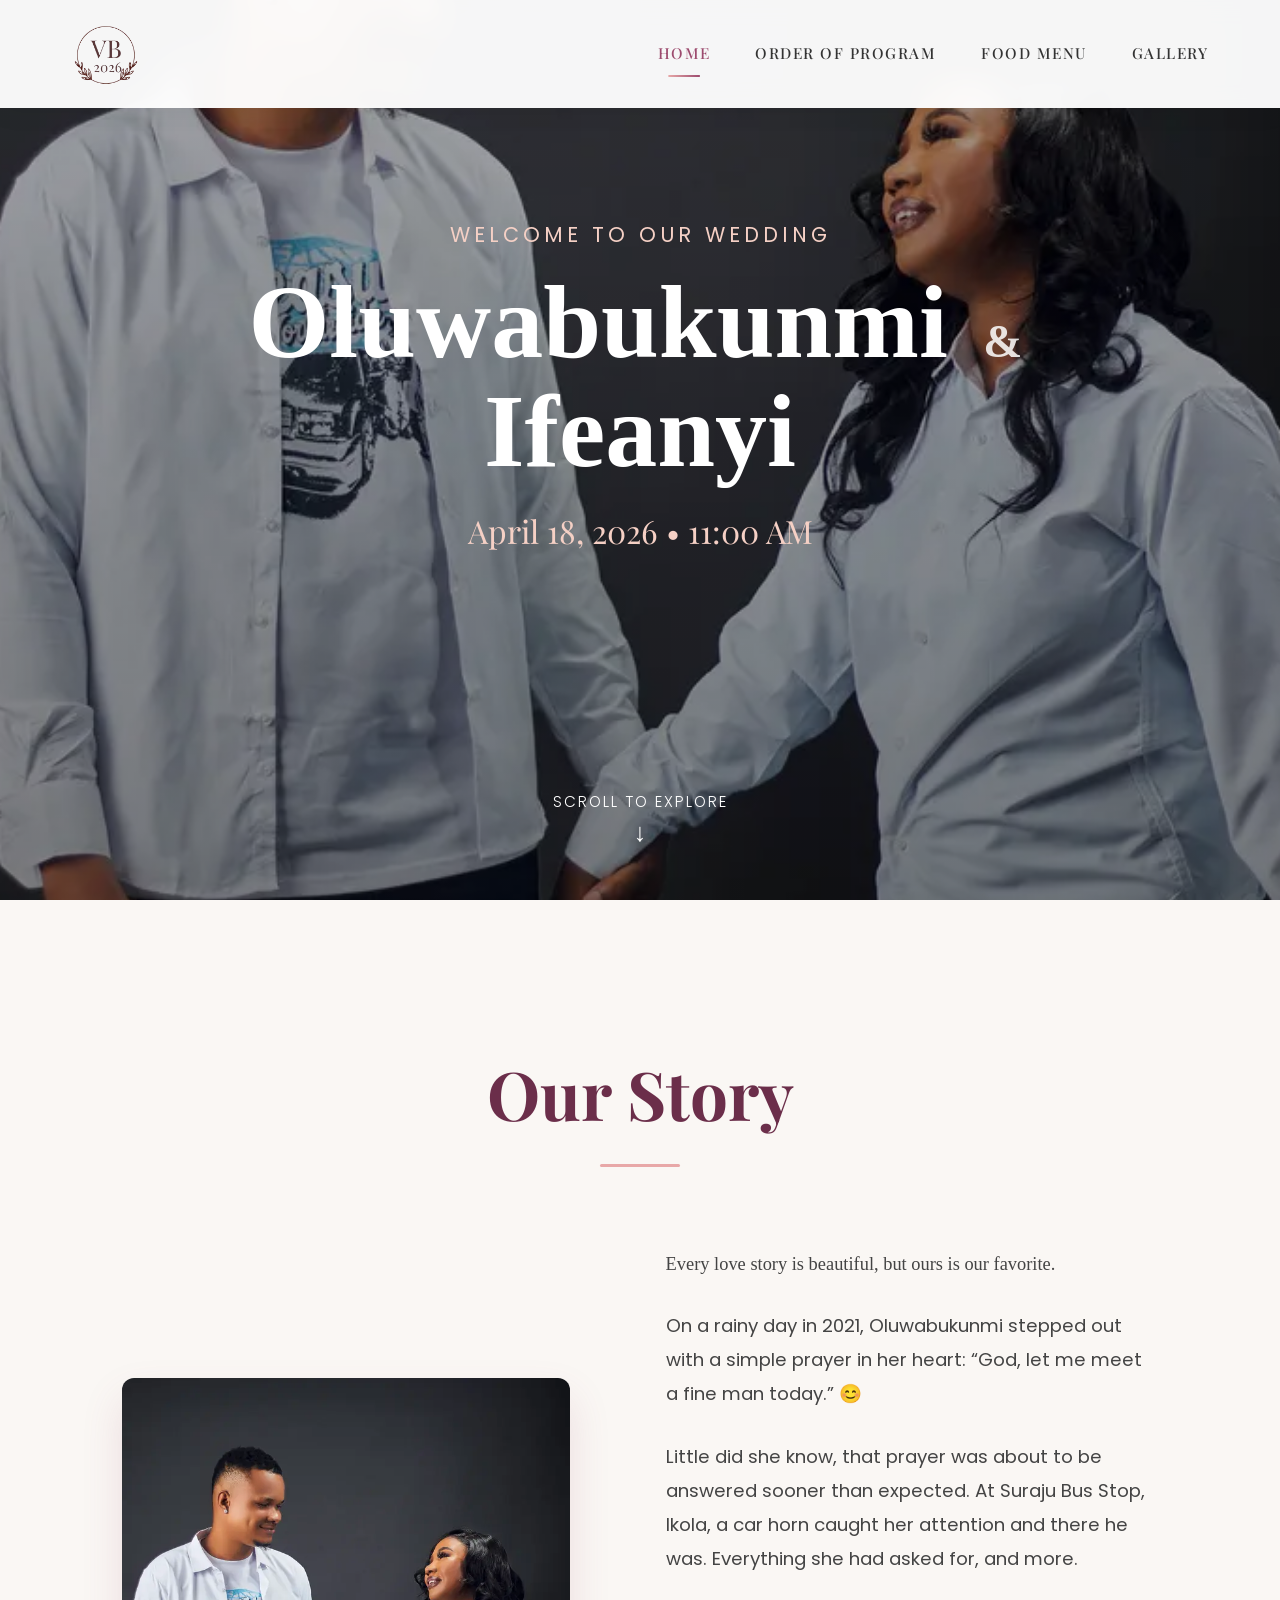
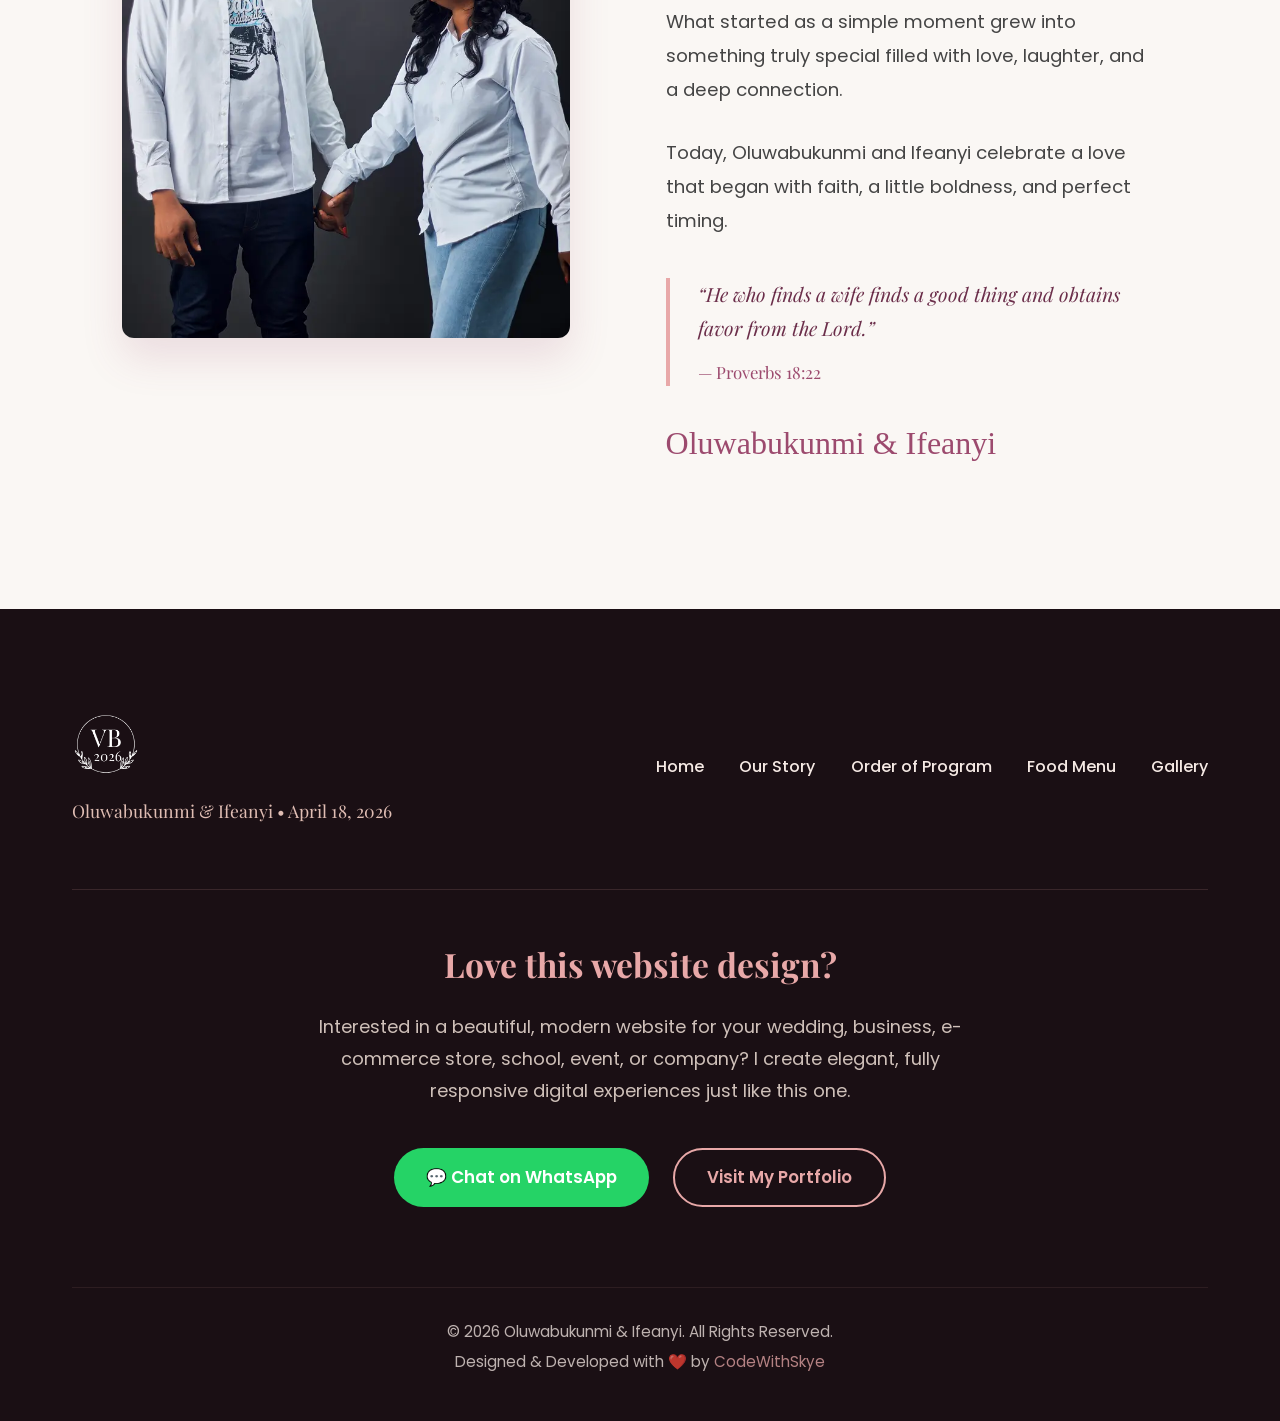
<file: index.html>
<!DOCTYPE html>
<html lang="en">
<head>
    <meta charset="UTF-8">
    <meta name="viewport" content="width=device-width, initial-scale=1.0">
    <title>Oluwabukunmi & Ifeanyi | Wedding Celebration</title>

    <link href="https://fonts.googleapis.com/css2?family=Playfair+Display:wght@400;500;600&family=Poppins:wght@300;400;500&display=swap" rel="stylesheet">
    <link href="https://unpkg.com/aos@2.3.1/dist/aos.css" rel="stylesheet">
    <link href="https://fonts.googleapis.com/css2?family=Cormorant+Garamond:wght@400;500;600&display=swap" rel="stylesheet">

    <link rel="stylesheet" href="style.css">

    <link rel="apple-touch-icon" sizes="180x180" href="vb2026/apple-touch-icon.png">
    <link rel="icon" type="image/png" sizes="32x32" href="vb2026/favicon-32x32.png">
    <link rel="icon" type="image/png" sizes="16x16" href="vb2026/favicon-16x16.png">
    <link rel="manifest" href="vb2026/site.webmanifest">
</head>
<body>

<!-- HEADER -->
<header>
  <div class="nav-container">

      <img src="images/vb2026.webp" 
          alt="Oluwabukunmi & Ifeanyi Wedding" 
          class="logo">

    <nav>
      <ul id="nav-menu">
        <li><a href="index.html">Home</a></li>
        <li><a href="order-of-program.html">Order of Program</a></li>
        <li><a href="food-menu.html">Food Menu</a></li>
        <li><a href="gallery.html">Gallery</a></li>
      </ul>
    </nav>

    <div class="menu-toggle" id="mobile-menu">☰</div>
  </div>
</header>

<!-- HERO SECTION -->
<section id="home" class="hero">

    <div class="hero-slides">
    <div class="slide active" style="background-image: url('images/wed3.webp');"></div>
    <div class="slide" style="background-image: url('images/wed1.webp');"></div>
    <div class="slide" style="background-image: url('images/wed4.webp');"></div>
    <div class="slide" style="background-image: url('images/wed2.webp');"></div>
  </div>

  <div class="hero-overlay"></div>

  <!-- Hero Content -->
  <div class="hero-content">
    <div class="content-wrapper">
      <p class="welcome" data-aos="fade-up" data-aos-delay="300">Welcome to Our Wedding</p>
      
      <h1 class="couple-names" data-aos="fade-up" data-aos-delay="600">
        Oluwabukunmi <span class="and">&amp;</span> Ifeanyi
      </h1>
      
      <div class="date" data-aos="fade-up" data-aos-delay="900">
        April 18, 2026 • 11:00 AM
      </div>

      <!-- Countdown / Live Status -->
      <div id="event-status" class="event-status">
        <div id="countdown" class="countdown">
          <div class="countdown-item">
            <span id="days" class="countdown-number">00</span>
            <span class="countdown-label">Days</span>
          </div>
          <div class="countdown-item">
            <span id="hours" class="countdown-number">00</span>
            <span class="countdown-label">Hours</span>
          </div>
          <div class="countdown-item">
            <span id="minutes" class="countdown-number">00</span>
            <span class="countdown-label">Minutes</span>
          </div>
          <div class="countdown-item">
            <span id="seconds" class="countdown-number">00</span>
            <span class="countdown-label">Seconds</span>
          </div>
        </div>
        
        <div id="status-message" class="status-message"></div>
      </div>
    </div>
  </div>

  <!-- Scroll Indicator -->
  <div class="scroll-indicator" data-aos="fade-up" data-aos-delay="1500">
    <span>Scroll to explore</span>
    <div class="scroll-arrow">↓</div>
  </div>
</section>


<!-- OUR STORY SECTION -->
<section id="our-story" class="our-story">
  <div class="container">
    
    <div class="section-header" data-aos="fade-up">
      <h2>Our Story</h2>
      <div class="divider"></div>
    </div>

    <div class="story-content">
      
      <!-- Story Image -->
      <div class="story-image" data-aos="fade-right" data-aos-delay="200">
        <img src="images/wed3.webp" alt="Oluwabukunmi & Ifeanyi">
      </div>

      <!-- Story Text -->
      <div class="story-text" data-aos="fade-left" data-aos-delay="400">
        <p class="story-intro">
          Every love story is beautiful, but ours is our favorite.
        </p>
        
        <p>
          On a rainy day in 2021, Oluwabukunmi stepped out with a simple prayer in her heart: 
          “God, let me meet a fine man today.” 😊
        </p>
        
        <p>
          Little did she know, that prayer was about to be answered sooner than expected.

          At Suraju Bus Stop, Ikola, a car horn caught her attention and there he was. Everything she had asked for, and more.
        </p>

        <p>
          What started as a simple moment grew into something truly special 
          filled with love, laughter, and a deep connection.
        </p>

        <p>
          Today, Oluwabukunmi and Ifeanyi celebrate a love that began with faith, 
          a little boldness, and perfect timing.
        </p>

        <blockquote class="bible-verse">
          “He who finds a wife finds a good thing and obtains favor from the Lord.” 
          <span>— Proverbs 18:22</span>
        </blockquote>

        <div class="signature">
          Oluwabukunmi &amp; Ifeanyi
        </div>
      </div>
    </div>
  </div>
</section>

<!-- FOOTER -->
<footer class="footer">
  <div class="footer-container">
    <div class="footer-top">
      <div class="footer-brand">
        <img src="images/vb20262.webp" 
             alt="Oluwabukunmi & Ifeanyi Wedding" 
             class="footer-logo">
        <p class="footer-tagline">Oluwabukunmi &amp; Ifeanyi • April 18, 2026</p>
      </div>

      <nav class="footer-nav">
        <a href="index.html">Home</a>
        <a href="#our-story">Our Story</a>
        <a href="order-of-program.html">Order of Program</a>
        <a href="food-menu.html">Food Menu</a>
        <a href="gallery.html">Gallery</a>
      </nav>
    </div>

    <!-- Divider -->
    <div class="footer-divider"></div>

    <div class="footer-promotion">
      <div class="promotion-content">
        <h3>Love this website design?</h3>
        <p>
          Interested in a beautiful, modern website for your wedding, business, 
          e-commerce store, school, event, or company? 
          I create elegant, fully responsive digital experiences just like this one.
        </p>
        
        <div class="contact-actions">
          <a href="https://wa.me/2347016794490" target="_blank" class="btn-whatsapp">
            💬 Chat on WhatsApp
          </a>
          <a href="https://codewithskye.github.io" target="_blank" class="btn-portfolio">
            Visit My Portfolio
          </a>
        </div>
      </div>
    </div>

    <!-- Bottom Copyright -->
    <div class="footer-bottom">
      <p>&copy; 2026 Oluwabukunmi &amp; Ifeanyi. All Rights Reserved.</p>
      <p class="developer-credit">
        Designed &amp; Developed with ❤️ by 
        <a href="https://codewithskye.github.io" target="_blank">CodeWithSkye</a>
      </p>
    </div>
  </div>
</footer>

<!-- Scroll to Top Button -->
<button id="scrollTopBtn" class="scroll-top-btn" aria-label="Scroll to top">
  ↑
</button>

<script src="https://unpkg.com/aos@2.3.1/dist/aos.js"></script>
  
<script src="script.js"></script>
</body>
</html>
</file>
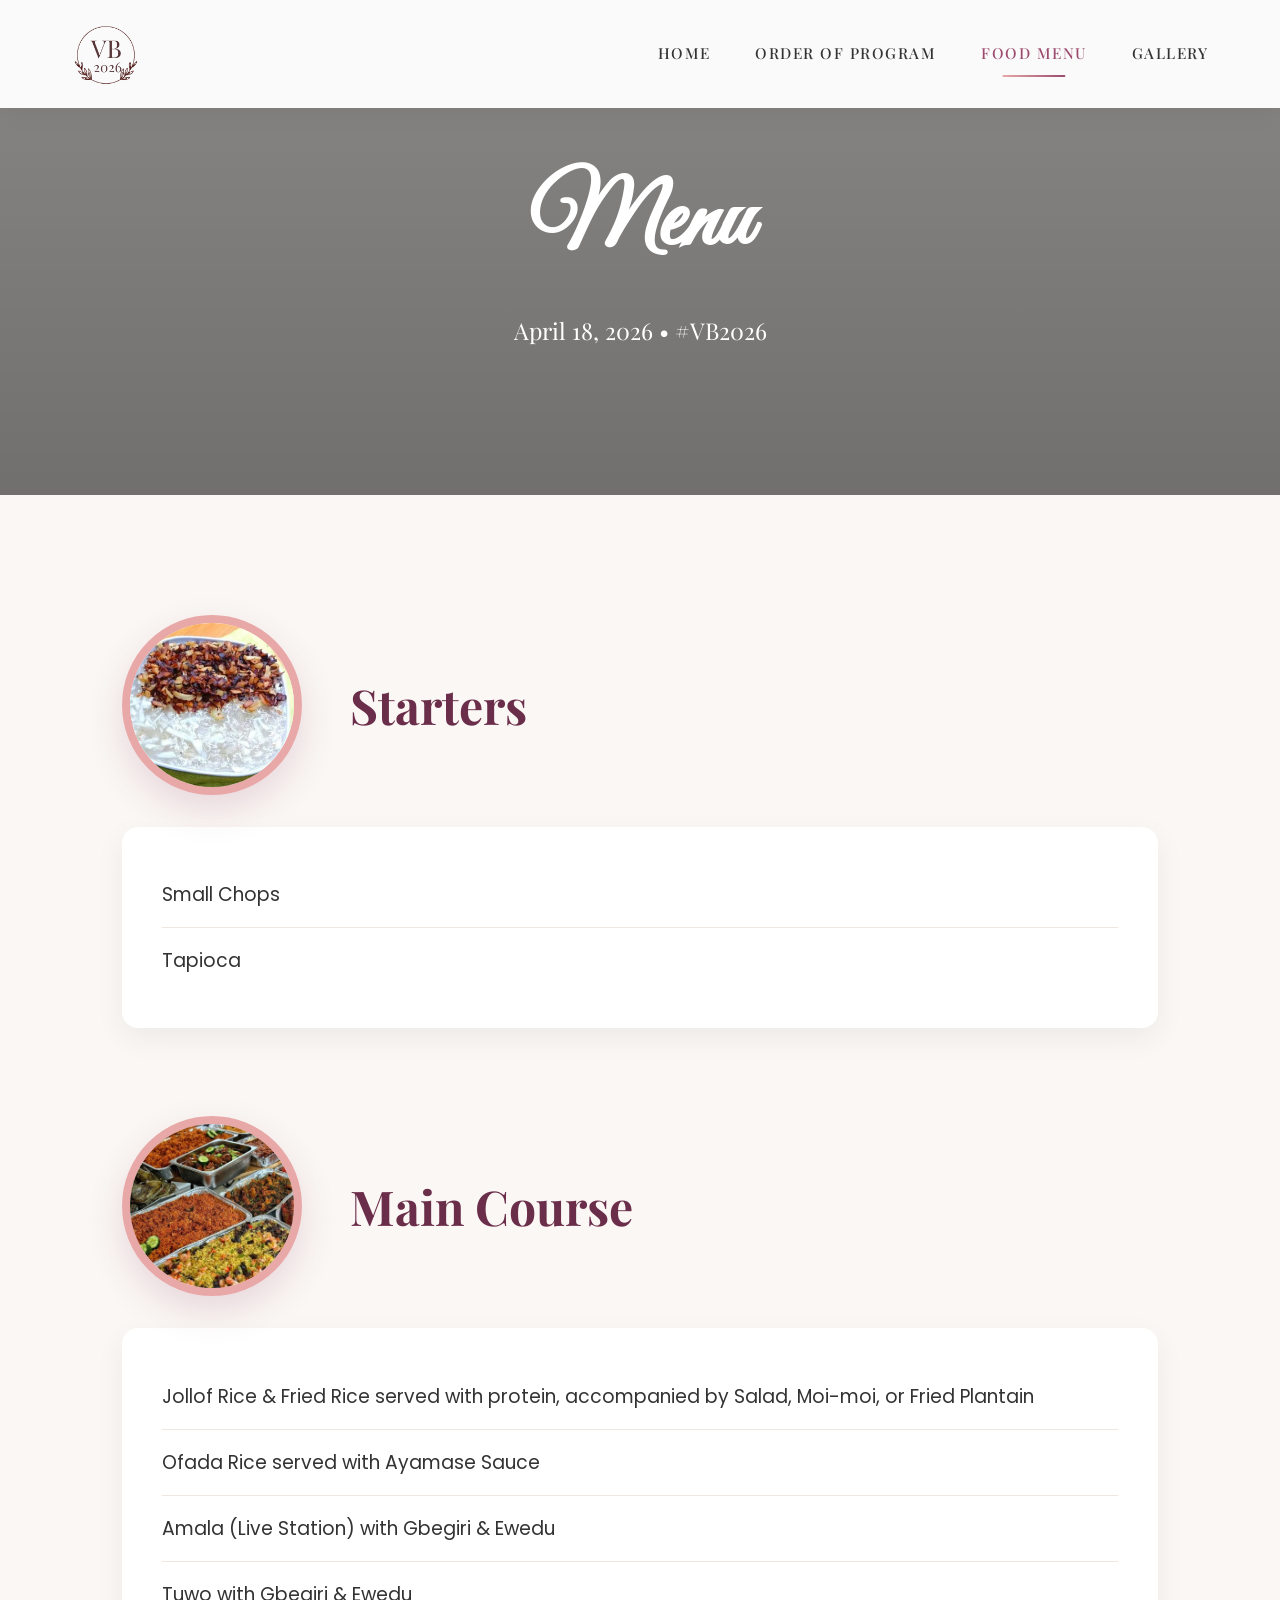
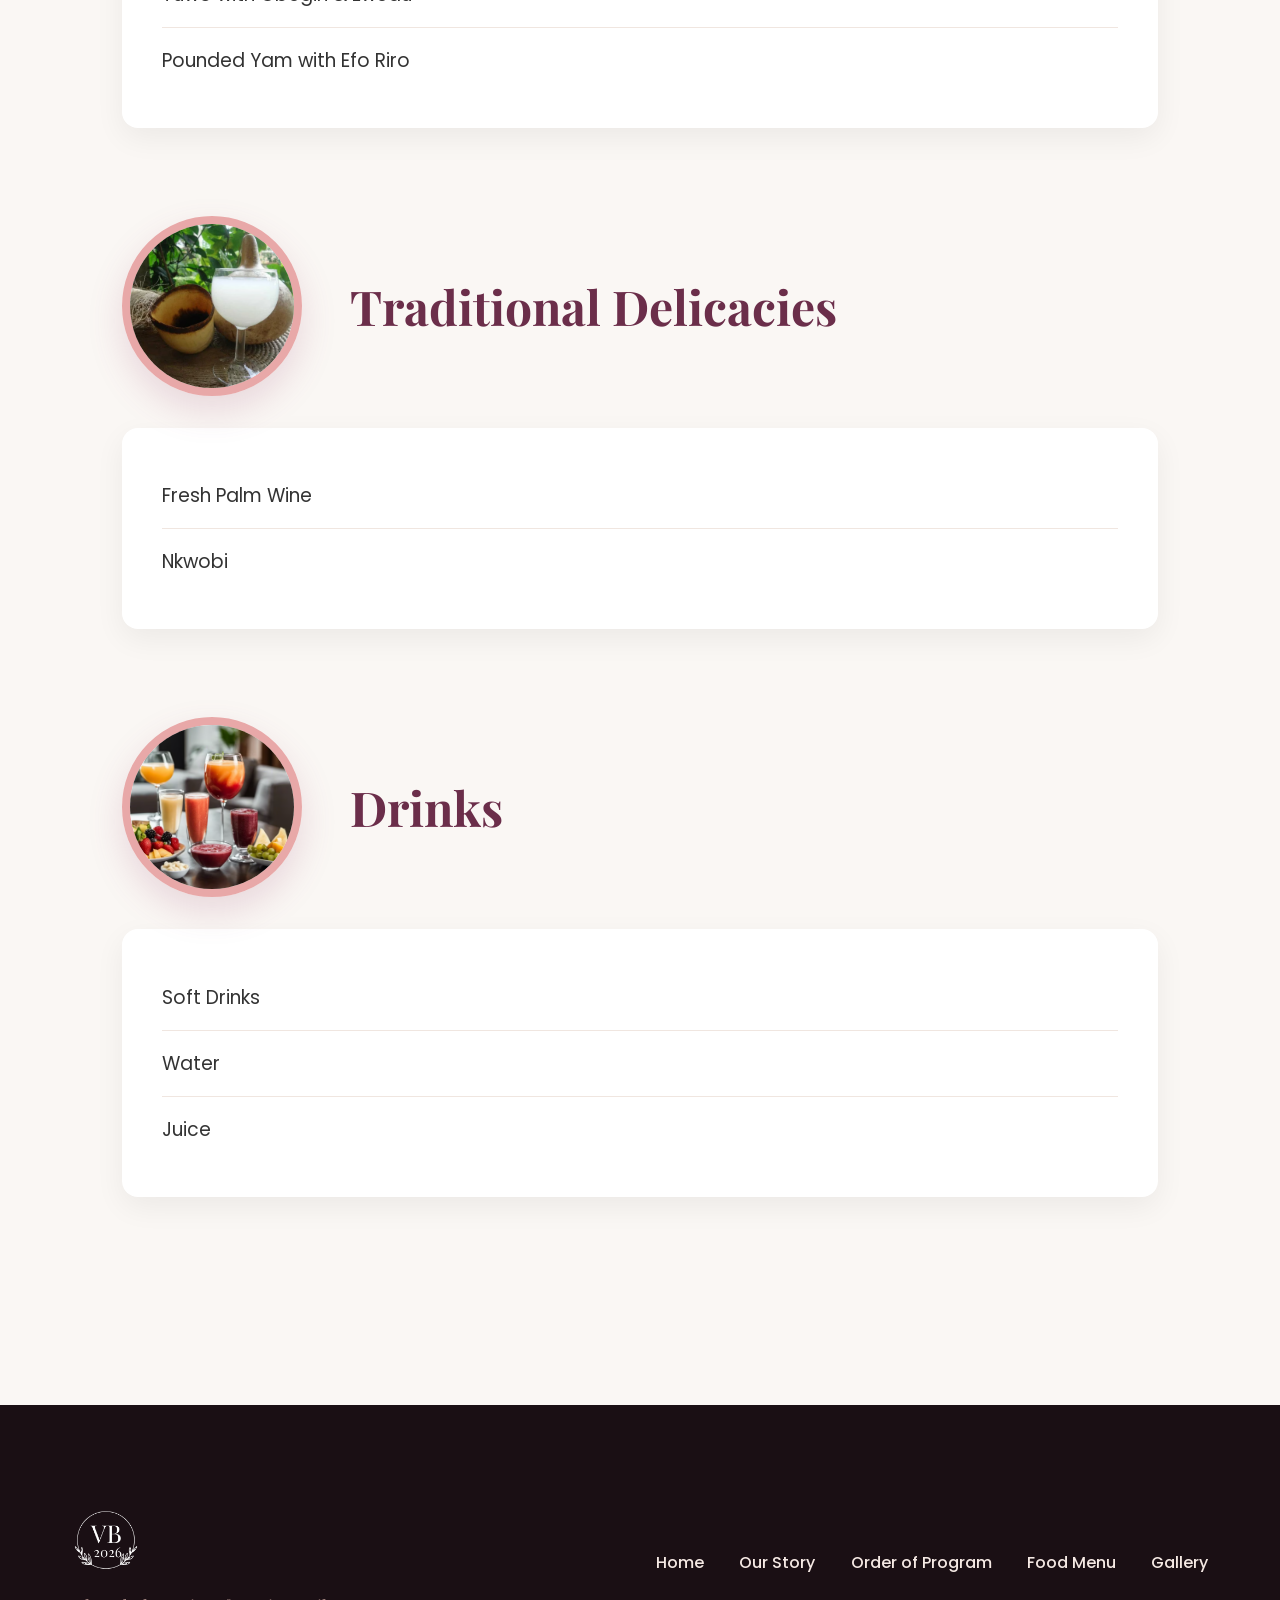
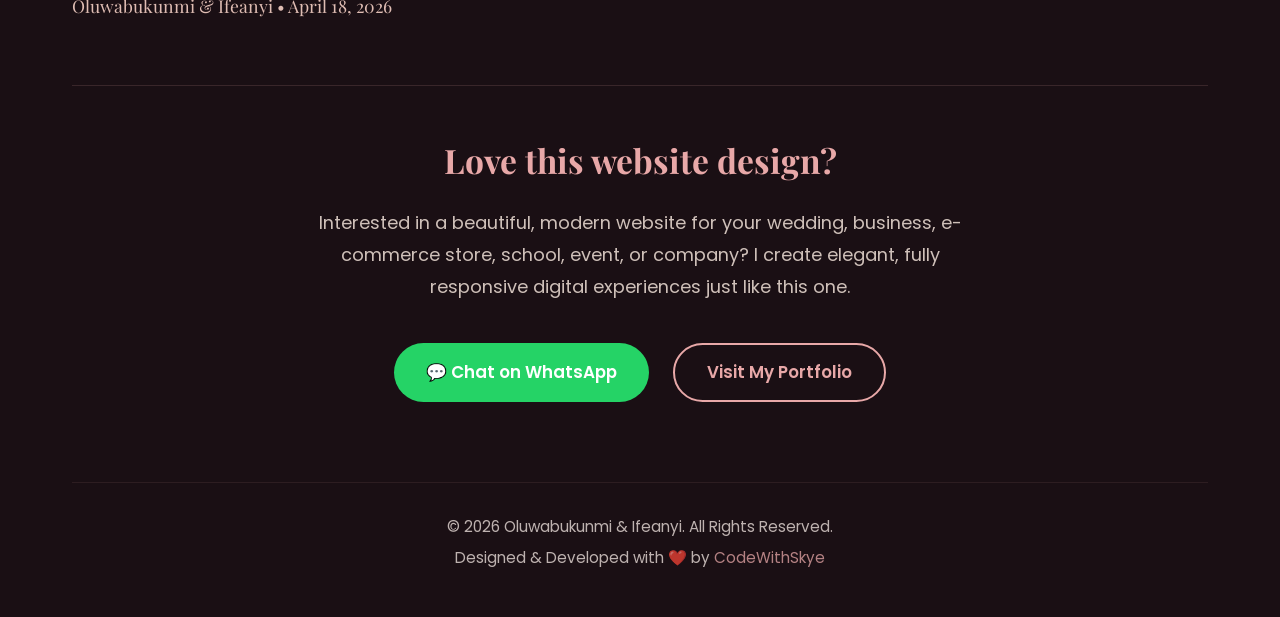
<file: food-menu.html>
<!DOCTYPE html>
<html lang="en">
<head>
    <meta charset="UTF-8">
    <meta name="viewport" content="width=device-width, initial-scale=1.0">
    <title>Food Menu | Oluwabukunmi & Ifeanyi</title>

    <link href="https://fonts.googleapis.com/css2?family=Great+Vibes&family=Playfair+Display:wght@400;700&family=Poppins:wght@300;400;500;600&display=swap" rel="stylesheet">
    
    <link href="https://unpkg.com/aos@2.3.1/dist/aos.css" rel="stylesheet">
    
    <link rel="stylesheet" href="style.css">
    
    <link rel="apple-touch-icon" sizes="180x180" href="vb2026/apple-touch-icon.png">
    <link rel="icon" type="image/png" sizes="32x32" href="vb2026/favicon-32x32.png">
    <link rel="icon" type="image/png" sizes="16x16" href="vb2026/favicon-16x16.png">
    <link rel="manifest" href="vb2026/site.webmanifest">
</head>
<body>

  <!-- HEADER -->
  <header>
    <div class="nav-container">

        <img src="images/vb2026.webp" 
           alt="Oluwabukunmi & Ifeanyi Wedding" 
           class="logo">

      <nav>
        <ul id="nav-menu">
          <li><a href="index.html">Home</a></li>
          <li><a href="order-of-program.html">Order of Program</a></li>
          <li><a href="food-menu.html">Food Menu</a></li>
          <li><a href="gallery.html">Gallery</a></li>
        </ul>
      </nav>

      <div class="menu-toggle" id="mobile-menu">☰</div>
    </div>
  </header>

  <!-- FOOD MENU HERO -->
  <section class="menu-hero">
    <div class="menu-hero-content">
      <h1 data-aos="fade-up">Menu</h1>
      <p data-aos="fade-up" data-aos-delay="200">April 18, 2026 • #VB2026</p>
    </div>
  </section>

  <!-- FOOD MENU CONTENT -->
  <section class="food-menu-section">
    <div class="container">

      <!-- Starters -->
      <div class="menu-category" data-aos="fade-up">
        <div class="category-header">
          <div class="category-image">
            <img src="images/starters.avif" alt="Starters" data-aos="zoom-in">
          </div>
          <h2>Starters</h2>
        </div>
        <div class="menu-items">
          <div class="menu-item">Small Chops</div>
          <div class="menu-item">Tapioca</div>
        </div>
      </div>

      <!-- Main Course -->
      <div class="menu-category" data-aos="fade-up" data-aos-delay="200">
        <div class="category-header">
          <div class="category-image">
            <img src="images/maincourse.avif" alt="Main Course" data-aos="zoom-in">
          </div>
          <h2>Main Course</h2>
        </div>
        <div class="menu-items">
          <div class="menu-item">Jollof Rice &amp; Fried Rice served with protein, accompanied by Salad, Moi-moi, or Fried Plantain</div>
          <div class="menu-item">Ofada Rice served with Ayamase Sauce</div>
          <div class="menu-item">Amala (Live Station) with Gbegiri &amp; Ewedu</div>
          <div class="menu-item">Tuwo with Gbegiri &amp; Ewedu</div>
          <div class="menu-item">Pounded Yam with Efo Riro</div>
        </div>
      </div>

      <!-- Traditional Delicacies -->
      <div class="menu-category" data-aos="fade-up" data-aos-delay="400">
        <div class="category-header">
          <div class="category-image">
            <img src="images/traditional.avif" alt="Traditional Delicacies" data-aos="zoom-in">
          </div>
          <h2>Traditional Delicacies</h2>
        </div>
        <div class="menu-items">
          <div class="menu-item">Fresh Palm Wine</div>
          <div class="menu-item">Nkwobi</div>
        </div>
      </div>

      <!-- Drinks -->
      <div class="menu-category" data-aos="fade-up" data-aos-delay="600">
        <div class="category-header">
          <div class="category-image">
            <img src="images/drinks.avif" alt="Drinks" data-aos="zoom-in">
          </div>
          <h2>Drinks</h2>
        </div>
        <div class="menu-items">
          <div class="menu-item">Soft Drinks</div>
          <div class="menu-item">Water</div>
          <div class="menu-item">Juice</div>
        </div>
      </div>

    </div>
  </section>

<!-- FOOTER -->
<footer class="footer">
  <div class="footer-container">
    <div class="footer-top">
      <div class="footer-brand">
        <img src="images/vb20262.webp" 
             alt="Oluwabukunmi & Ifeanyi Wedding" 
             class="footer-logo">
        <p class="footer-tagline">Oluwabukunmi &amp; Ifeanyi • April 18, 2026</p>
      </div>

      <nav class="footer-nav">
        <a href="index.html">Home</a>
        <a href="#our-story">Our Story</a>
        <a href="order-of-program.html">Order of Program</a>
        <a href="food-menu.html">Food Menu</a>
        <a href="gallery.html">Gallery</a>
      </nav>
    </div>

    <!-- Divider -->
    <div class="footer-divider"></div>

    <div class="footer-promotion">
      <div class="promotion-content">
        <h3>Love this website design?</h3>
        <p>
          Interested in a beautiful, modern website for your wedding, business, 
          e-commerce store, school, event, or company? 
          I create elegant, fully responsive digital experiences just like this one.
        </p>
        
        <div class="contact-actions">
          <a href="https://wa.me/2347016794490" target="_blank" class="btn-whatsapp">
            💬 Chat on WhatsApp
          </a>
          <a href="https://codewithskye.github.io" target="_blank" class="btn-portfolio">
            Visit My Portfolio
          </a>
        </div>
      </div>
    </div>

    <div class="footer-bottom">
      <p>&copy; 2026 Oluwabukunmi &amp; Ifeanyi. All Rights Reserved.</p>
      <p class="developer-credit">
        Designed &amp; Developed with ❤️ by 
        <a href="https://codewithskye.github.io" target="_blank">CodeWithSkye</a>
      </p>
    </div>
  </div>
</footer>

  <!-- Scripts -->
  <script src="https://unpkg.com/aos@2.3.1/dist/aos.js"></script>
  <script src="script.js"></script>
</body>
</html>
</file>
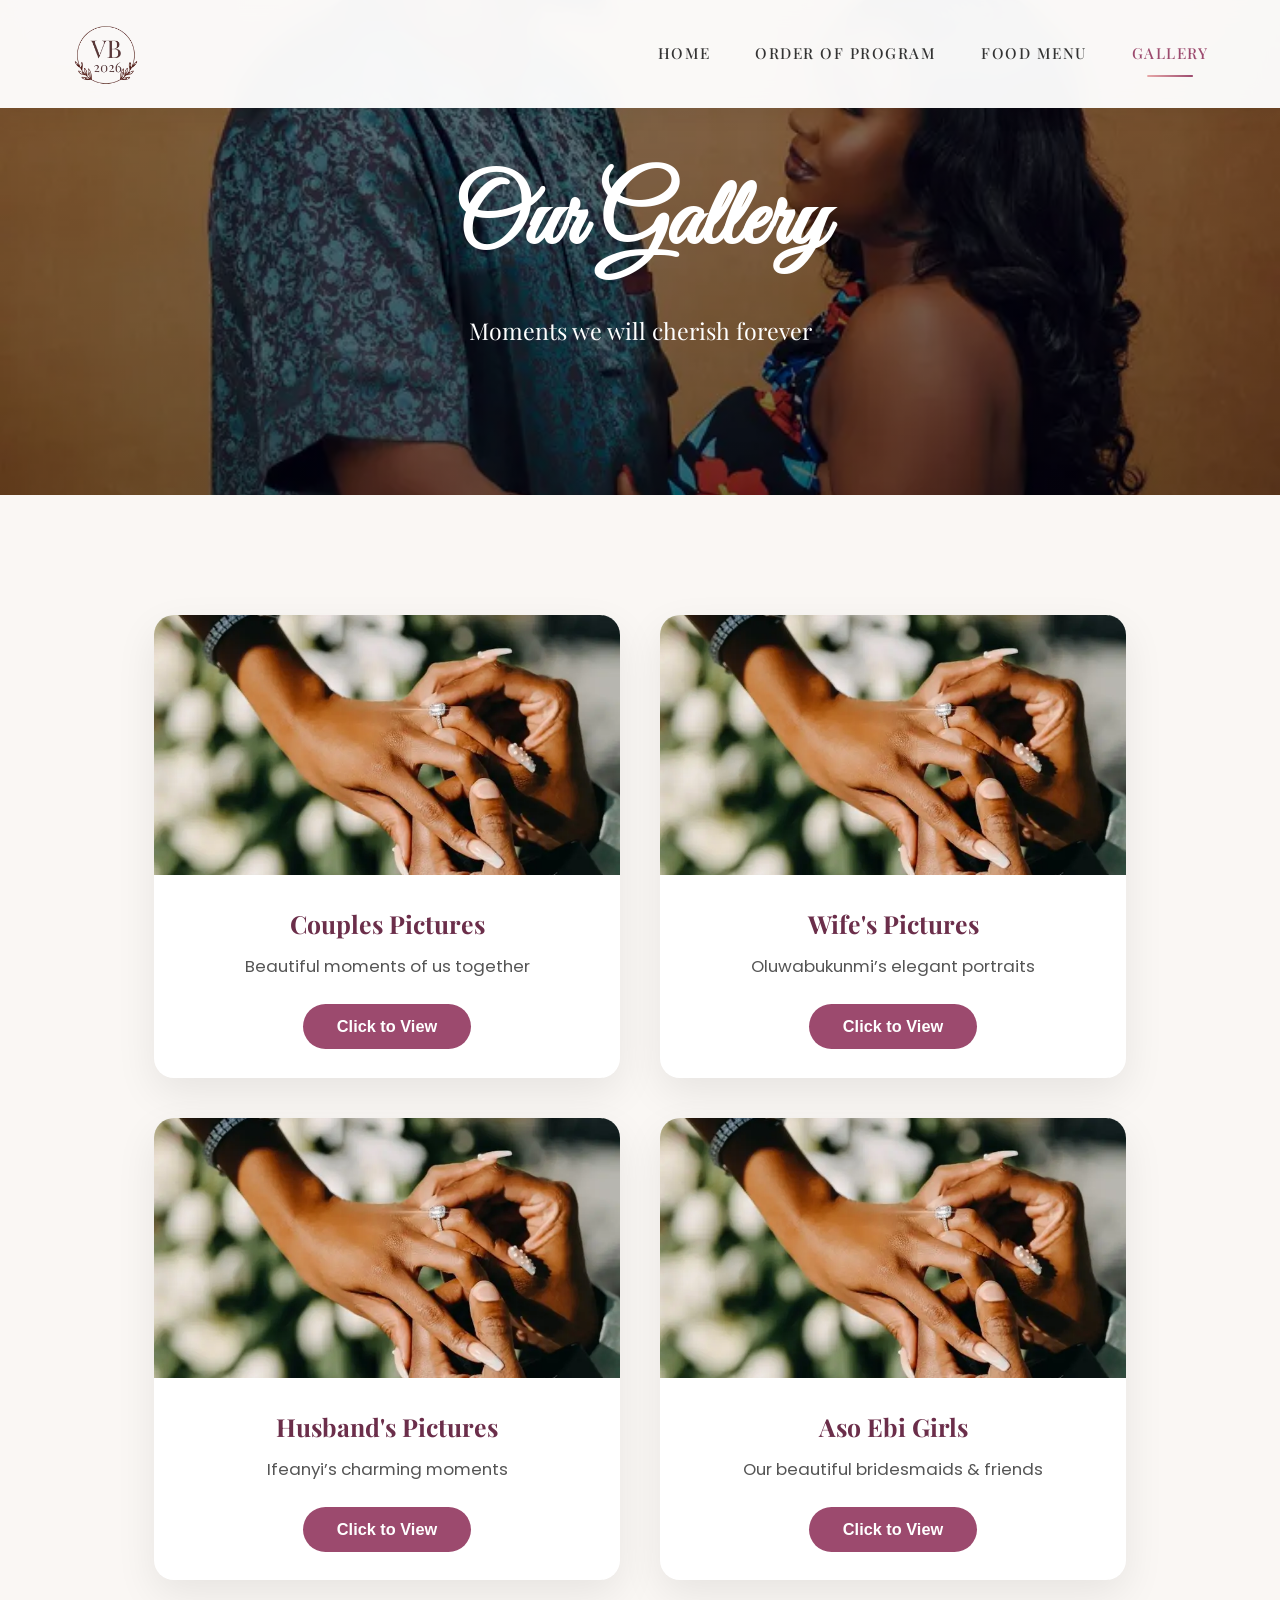
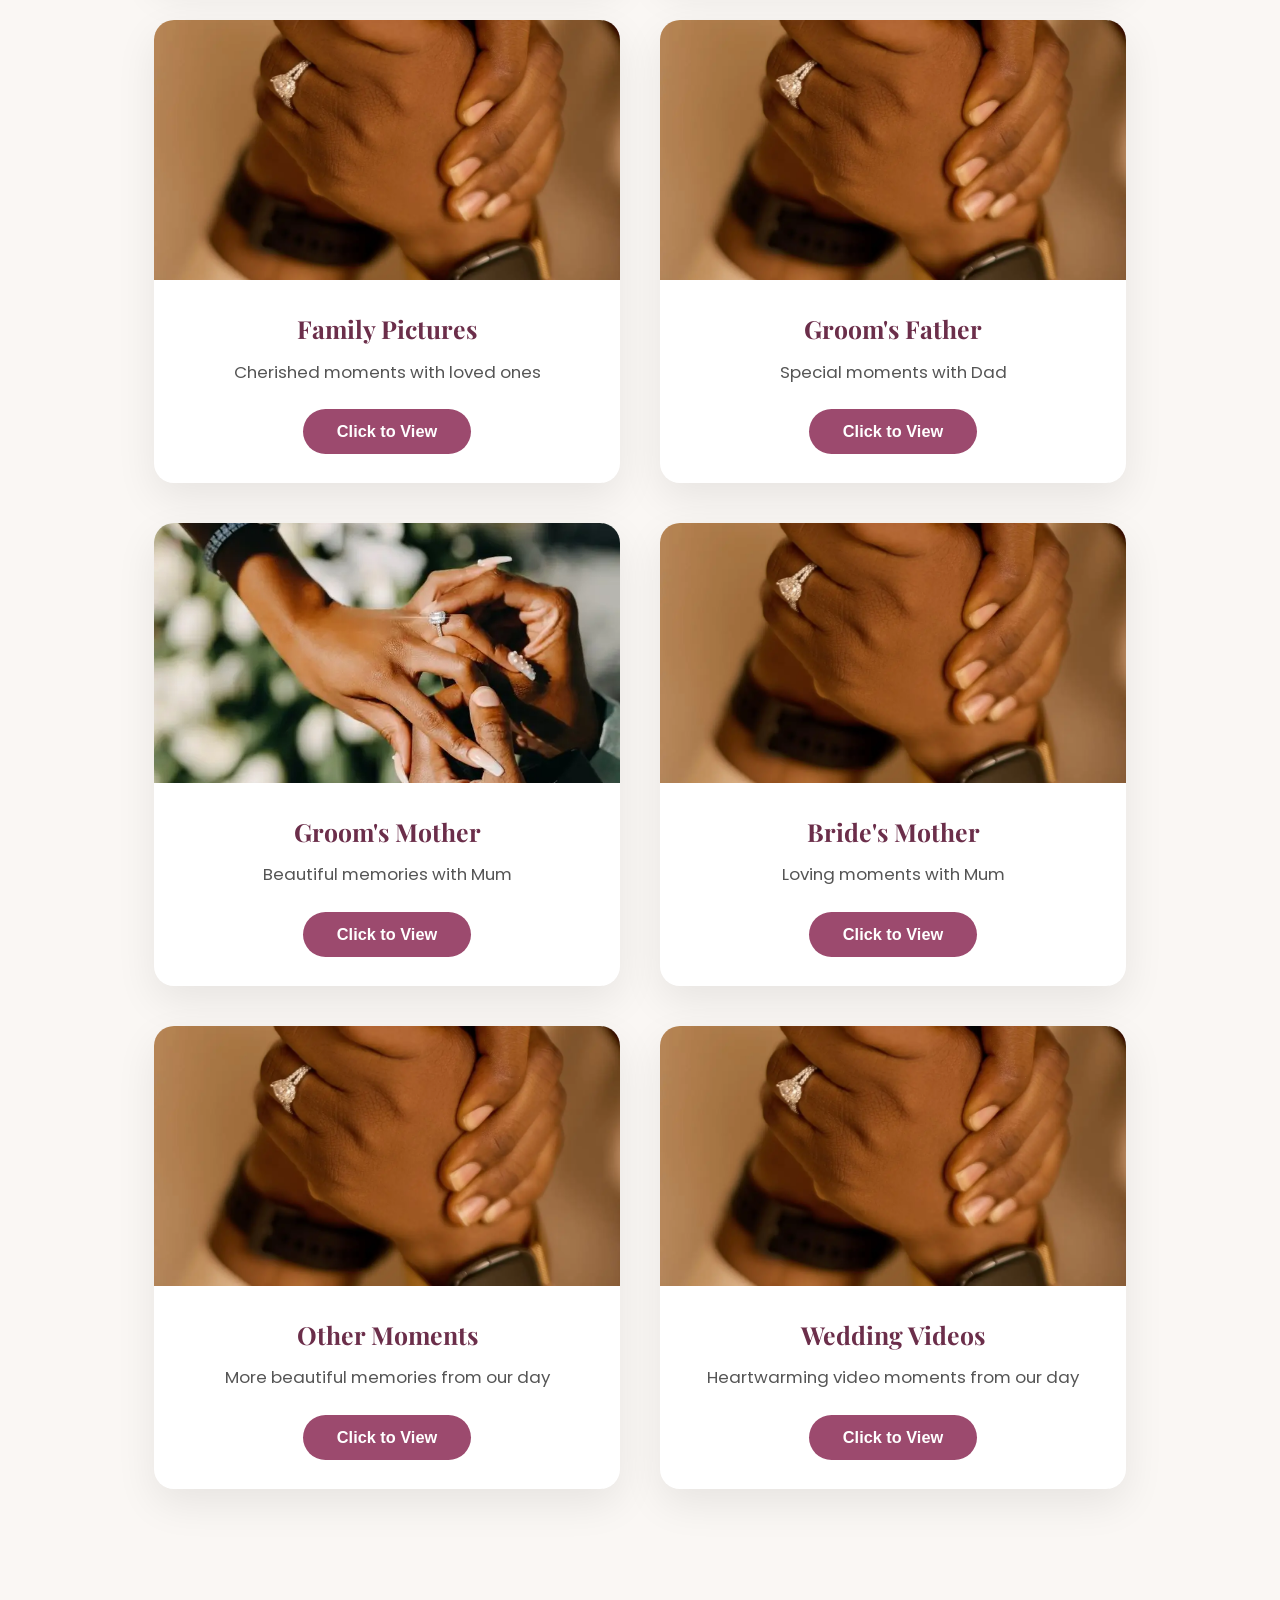
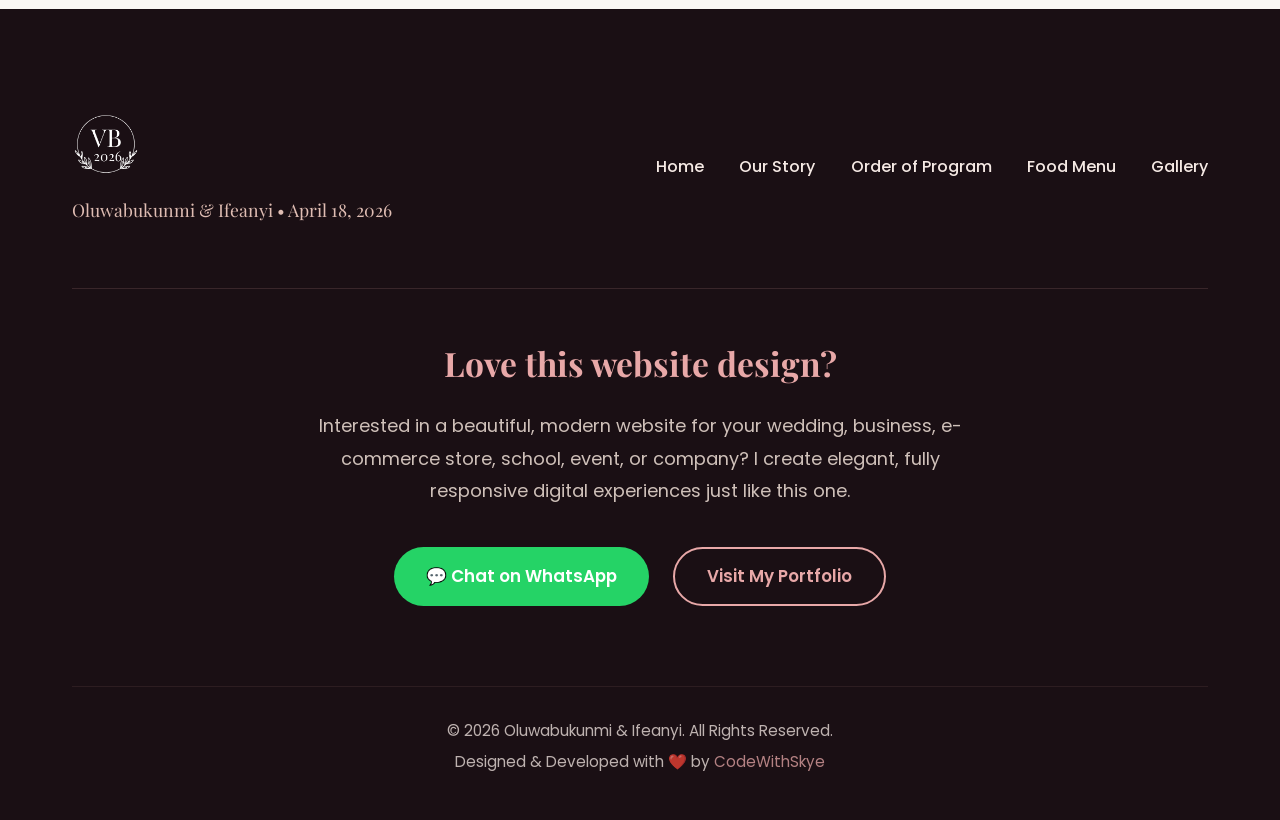
<file: gallery.html>
<!DOCTYPE html>
<html lang="en">
<head>
    <meta charset="UTF-8">
    <meta name="viewport" content="width=device-width, initial-scale=1.0">
    <title>Gallery | Oluwabukunmi & Ifeanyi</title>

    <!-- Fonts -->
    <link href="https://fonts.googleapis.com/css2?family=Great+Vibes&family=Playfair+Display:wght@400;700&family=Poppins:wght@300;400;500;600&display=swap" rel="stylesheet">
    
    <!-- AOS -->
    <link href="https://unpkg.com/aos@2.3.1/dist/aos.css" rel="stylesheet">
    
    <!-- Custom CSS -->
    <link rel="stylesheet" href="style.css">
    
    <!-- Favicon -->
    <link rel="apple-touch-icon" sizes="180x180" href="vb2026/apple-touch-icon.png">
    <link rel="icon" type="image/png" sizes="32x32" href="vb2026/favicon-32x32.png">
    <link rel="icon" type="image/png" sizes="16x16" href="vb2026/favicon-16x16.png">
    <link rel="manifest" href="vb2026/site.webmanifest">
</head>
<body>

<!-- HEADER -->
<header>
  <div class="nav-container">

      <img src="images/vb2026.webp" 
          alt="Oluwabukunmi & Ifeanyi Wedding" 
          class="logo">

    <!-- Navigation Menu -->
    <nav>
      <ul id="nav-menu">
        <li><a href="index.html">Home</a></li>
        <li><a href="order-of-program.html">Order of Program</a></li>
        <li><a href="food-menu.html">Food Menu</a></li>
        <li><a href="gallery.html">Gallery</a></li>
      </ul>
    </nav>

    <div class="menu-toggle" id="mobile-menu">☰</div>
  </div>
</header>

<!-- GALLERY HERO -->
<section class="gallery-hero">
  <div class="gallery-hero-content">
    <h1 data-aos="fade-up">Our Gallery</h1>
    <p data-aos="fade-up" data-aos-delay="200">Moments we will cherish forever</p>
  </div>
</section>

<!-- GALLERY CATEGORIES -->
<section class="gallery-section">
  <div class="container">

    <div class="gallery-grid">

      <!-- Couples Pictures -->
      <div class="gallery-card" data-aos="fade-up">
        <div class="gallery-image">
          <img src="images/wed2.webp" alt="Couples Pictures">
        </div>
        <div class="gallery-info">
          <h3>Couples Pictures</h3>
          <p>Beautiful moments of us together</p>
          <button onclick="showToast()" class="view-btn">Click to View</button>
        </div>
      </div>

      <!-- Wife's Pictures -->
      <div class="gallery-card" data-aos="fade-up" data-aos-delay="100">
        <div class="gallery-image">
          <img src="images/wed2.webp" alt="Wife's Pictures">
        </div>
        <div class="gallery-info">
          <h3>Wife's Pictures</h3>
          <p>Oluwabukunmi’s elegant portraits</p>
          <button onclick="showToast()" class="view-btn">Click to View</button>
        </div>
      </div>

      <!-- Husband's Pictures -->
      <div class="gallery-card" data-aos="fade-up" data-aos-delay="200">
        <div class="gallery-image">
          <img src="images/wed2.webp" alt="Husband's Pictures">
        </div>
        <div class="gallery-info">
          <h3>Husband's Pictures</h3>
          <p>Ifeanyi’s charming moments</p>
          <button onclick="showToast()" class="view-btn">Click to View</button>
        </div>
      </div>

      <!-- Aso Ebi Girls -->
      <div class="gallery-card" data-aos="fade-up" data-aos-delay="300">
        <div class="gallery-image">
          <img src="images/wed2.webp" alt="Aso Ebi Girls">
        </div>
        <div class="gallery-info">
          <h3>Aso Ebi Girls</h3>
          <p>Our beautiful bridesmaids & friends</p>
          <button onclick="showToast()" class="view-btn">Click to View</button>
        </div>
      </div>

      <!-- Family Pictures -->
      <div class="gallery-card" data-aos="fade-up" data-aos-delay="400">
        <div class="gallery-image">
          <img src="images/wed1.webp" alt="Family Pictures">
        </div>
        <div class="gallery-info">
          <h3>Family Pictures</h3>
          <p>Cherished moments with loved ones</p>
          <button onclick="showToast()" class="view-btn">Click to View</button>
        </div>
      </div>

      <!-- Groom's Father -->
      <div class="gallery-card" data-aos="fade-up" data-aos-delay="500">
        <div class="gallery-image">
          <img src="images/wed1.webp" alt="Groom's Father">
        </div>
        <div class="gallery-info">
          <h3>Groom's Father</h3>
          <p>Special moments with Dad</p>
          <button onclick="showToast()" class="view-btn">Click to View</button>
        </div>
      </div>

      <!-- Groom's Mother -->
      <div class="gallery-card" data-aos="fade-up" data-aos-delay="600">
        <div class="gallery-image">
          <img src="images/wed2.webp" alt="Groom's Mother">
        </div>
        <div class="gallery-info">
          <h3>Groom's Mother</h3>
          <p>Beautiful memories with Mum</p>
          <button onclick="showToast()" class="view-btn">Click to View</button>
        </div>
      </div>

      <!-- Bride's Mother -->
      <div class="gallery-card" data-aos="fade-up" data-aos-delay="700">
        <div class="gallery-image">
          <img src="images/wed1.webp" alt="Bride's Mother">
        </div>
        <div class="gallery-info">
          <h3>Bride's Mother</h3>
          <p>Loving moments with Mum</p>
          <button onclick="showToast()" class="view-btn">Click to View</button>
        </div>
      </div>

      <!-- Other Moments -->
      <div class="gallery-card" data-aos="fade-up" data-aos-delay="800">
        <div class="gallery-image">
          <img src="images/wed1.webp" alt="Other Moments">
        </div>
        <div class="gallery-info">
          <h3>Other Moments</h3>
          <p>More beautiful memories from our day</p>
          <button onclick="showToast()" class="view-btn">Click to View</button>
        </div>
      </div>

      <!-- New: Videos Category -->
      <div class="gallery-card" data-aos="fade-up" data-aos-delay="900">
        <div class="gallery-image">
          <img src="images/wed1.webp" alt="Wedding Videos">
        </div>
        <div class="gallery-info">
          <h3>Wedding Videos</h3>
          <p>Heartwarming video moments from our day</p>
          <button onclick="showToast()" class="view-btn">Click to View</button>
        </div>
      </div>

    </div>

  </div>
</section>

<!-- Toast Notification -->
<div id="toast" class="toast">
  <span>Wedding images not available yet</span>
</div>


<!-- FOOTER -->
<footer class="footer">
  <div class="footer-container">
    <div class="footer-top">
      <div class="footer-brand">
        <img src="images/vb20262.webp" 
             alt="Oluwabukunmi & Ifeanyi Wedding" 
             class="footer-logo">
        <p class="footer-tagline">Oluwabukunmi &amp; Ifeanyi • April 18, 2026</p>
      </div>

      <nav class="footer-nav">
        <a href="index.html">Home</a>
        <a href="#our-story">Our Story</a>
        <a href="order-of-program.html">Order of Program</a>
        <a href="food-menu.html">Food Menu</a>
        <a href="gallery.html">Gallery</a>
      </nav>
    </div>

    <!-- Divider -->
    <div class="footer-divider"></div>

    <div class="footer-promotion">
      <div class="promotion-content">
        <h3>Love this website design?</h3>
        <p>
          Interested in a beautiful, modern website for your wedding, business, 
          e-commerce store, school, event, or company? 
          I create elegant, fully responsive digital experiences just like this one.
        </p>
        
        <div class="contact-actions">
          <a href="https://wa.me/2347016794490" target="_blank" class="btn-whatsapp">
            💬 Chat on WhatsApp
          </a>
          <a href="https://codewithskye.github.io" target="_blank" class="btn-portfolio">
            Visit My Portfolio
          </a>
        </div>
      </div>
    </div>

    <!-- Bottom Copyright -->
    <div class="footer-bottom">
      <p>&copy; 2026 Oluwabukunmi &amp; Ifeanyi. All Rights Reserved.</p>
      <p class="developer-credit">
        Designed &amp; Developed with ❤️ by 
        <a href="https://codewithskye.github.io" target="_blank">CodeWithSkye</a>
      </p>
    </div>
  </div>
</footer>

  <!-- Scripts -->
  <script src="https://unpkg.com/aos@2.3.1/dist/aos.js"></script>
  <script src="script.js"></script>
</body>
</html>
</file>
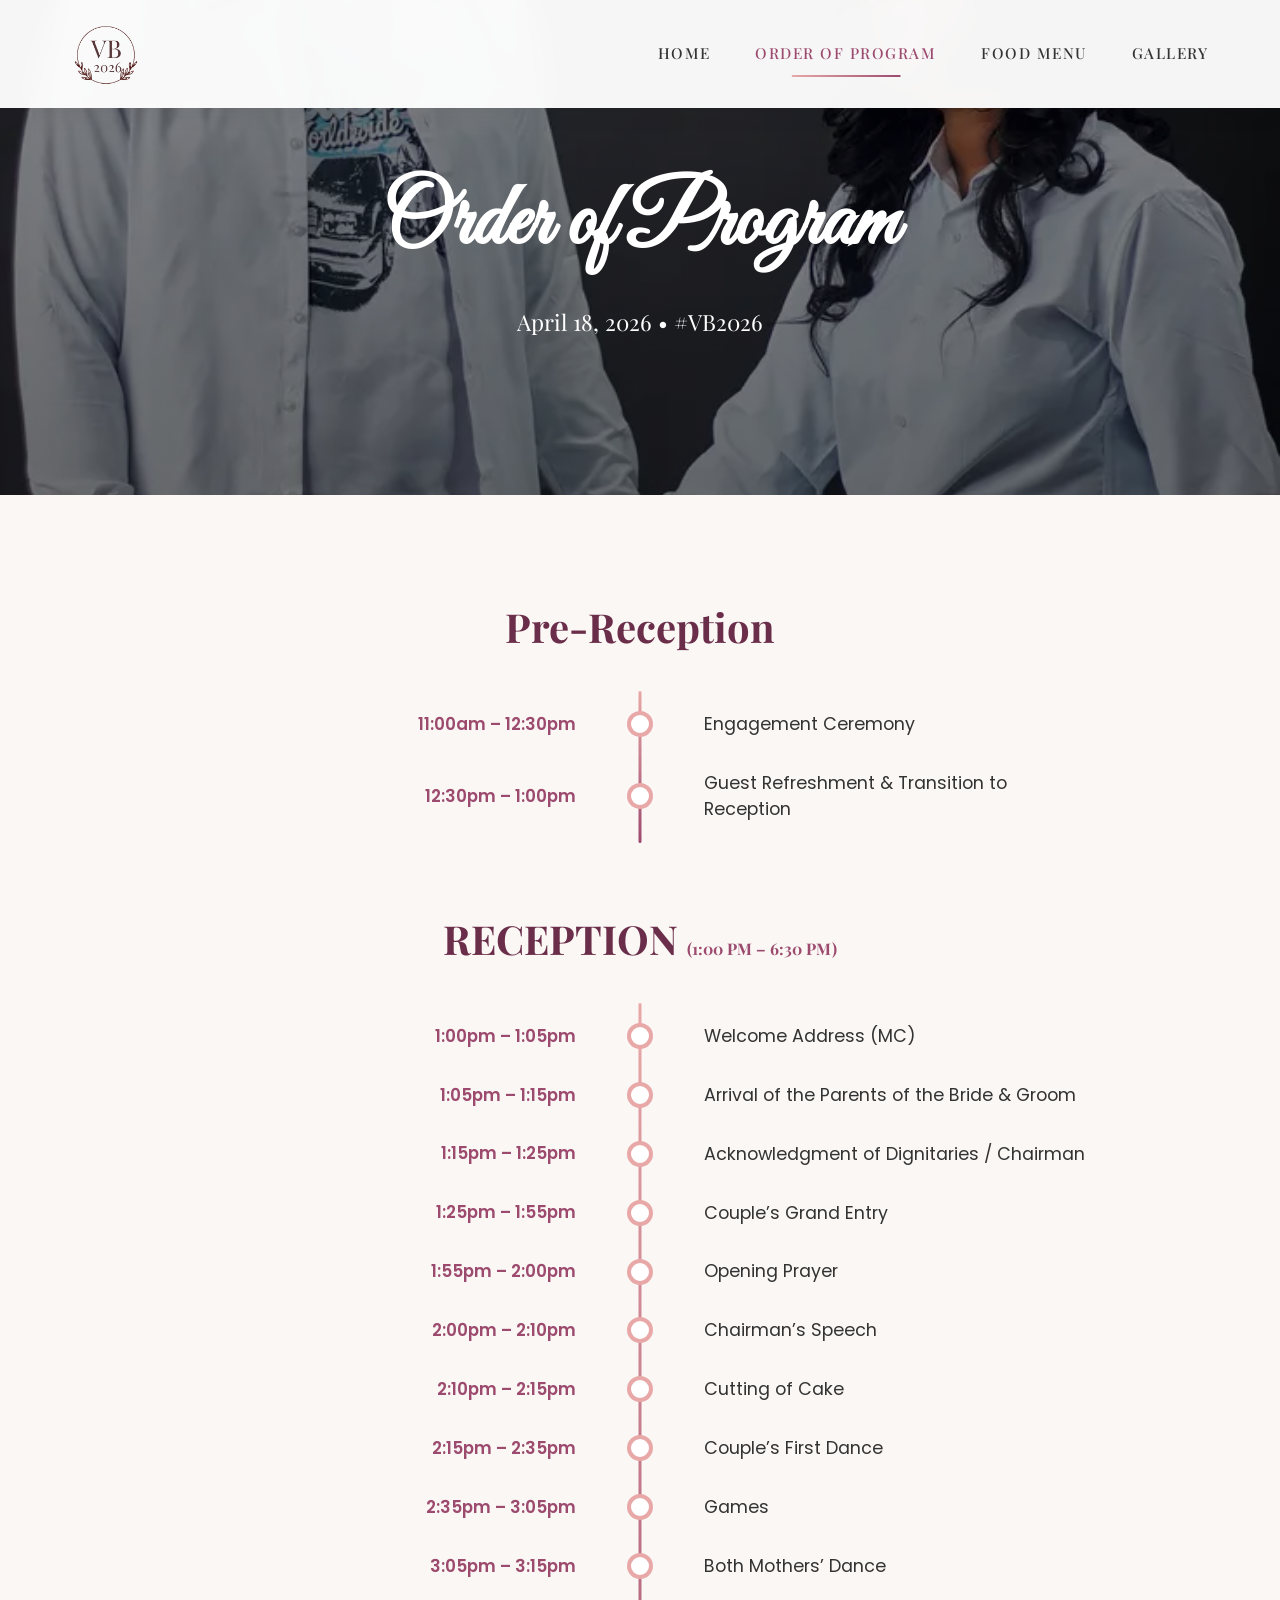
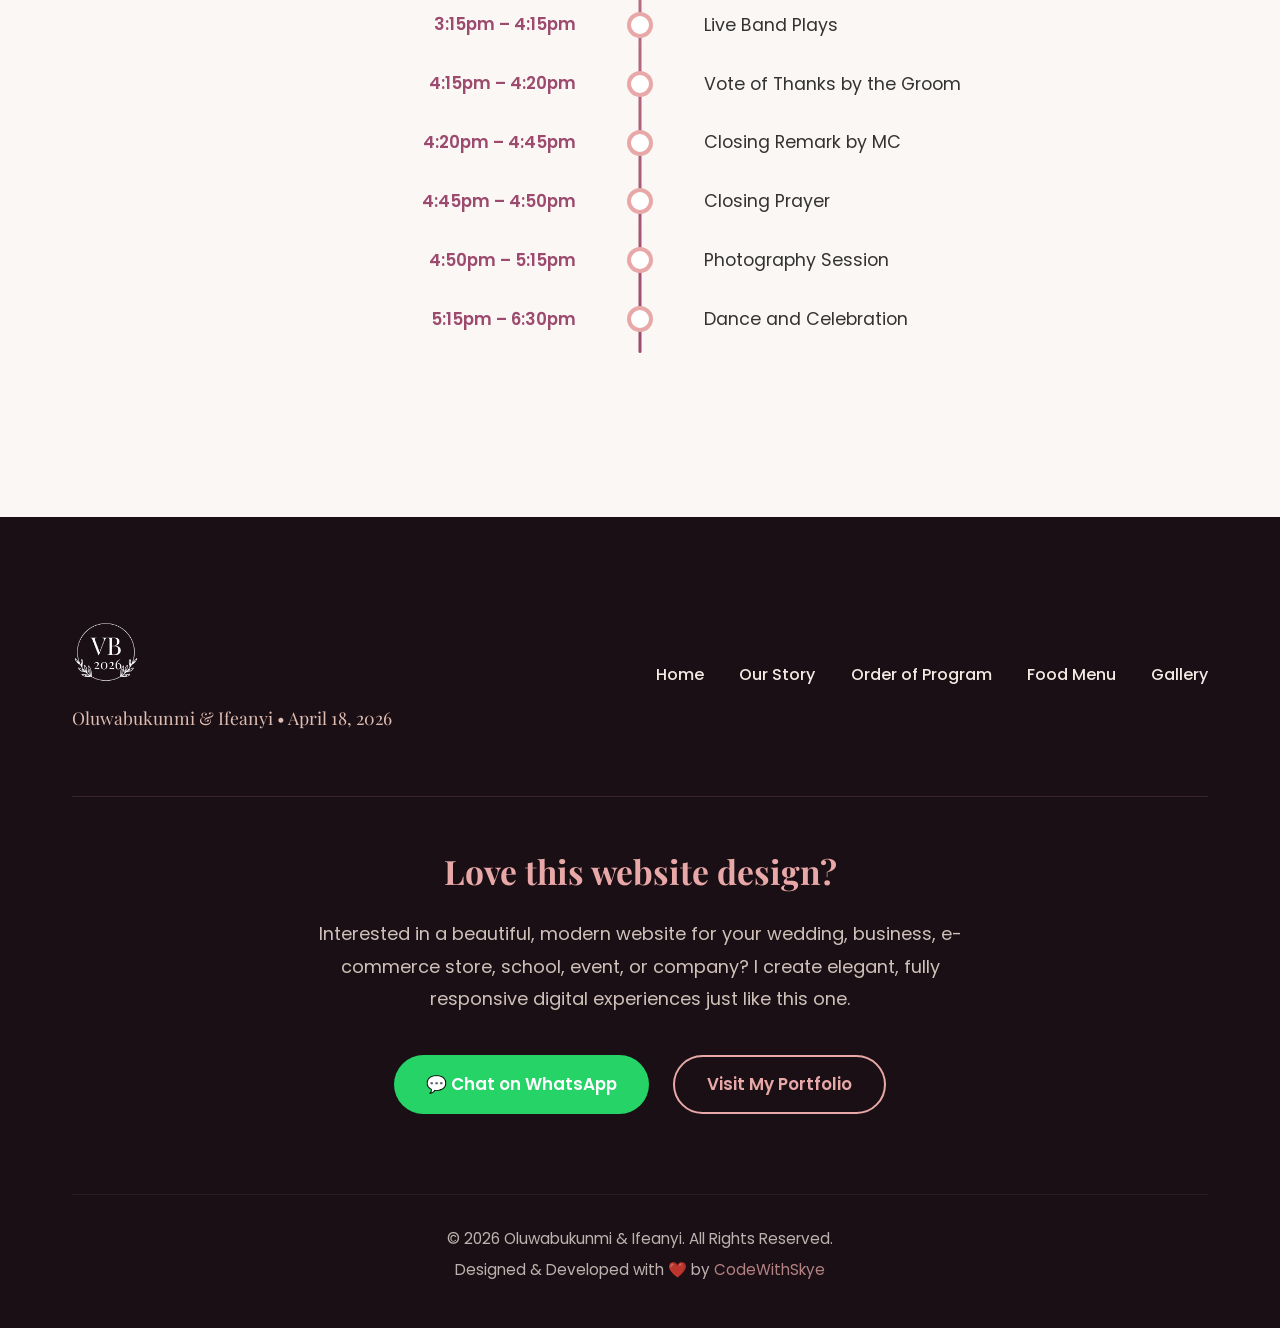
<file: order-of-program.html>
<!DOCTYPE html>
<html lang="en">
<head>
    <meta charset="UTF-8">
    <meta name="viewport" content="width=device-width, initial-scale=1.0">
    <title>Order of Program | Oluwabukunmi & Ifeanyi</title>

    <link href="https://fonts.googleapis.com/css2?family=Great+Vibes&family=Playfair+Display:wght@400;700&family=Poppins:wght@300;400;500;600&display=swap" rel="stylesheet">
    
    <link href="https://unpkg.com/aos@2.3.1/dist/aos.css" rel="stylesheet">
    
    <link rel="stylesheet" href="style.css">
    
    <link rel="apple-touch-icon" sizes="180x180" href="vb2026/apple-touch-icon.png">
    <link rel="icon" type="image/png" sizes="32x32" href="vb2026/favicon-32x32.png">
    <link rel="icon" type="image/png" sizes="16x16" href="vb2026/favicon-16x16.png">
    <link rel="manifest" href="vb2026/site.webmanifest">
</head>
<body>

  <!-- HEADER -->
  <header>
    <div class="nav-container">

        <img src="images/vb2026.webp" 
           alt="Oluwabukunmi & Ifeanyi Wedding" 
           class="logo">

      <!-- Navigation Menu -->
      <nav>
        <ul id="nav-menu">
          <li><a href="index.html">Home</a></li>
          <li><a href="order-of-program.html">Order of Program</a></li>
          <li><a href="food-menu.html">Food Menu</a></li>
          <li><a href="gallery.html">Gallery</a></li>
        </ul>
      </nav>

      <div class="menu-toggle" id="mobile-menu">☰</div>
    </div>
  </header>

  <!-- ORDER OF PROGRAM HERO -->
  <section class="program-hero">
    <div class="program-hero-content">
      <h1 data-aos="fade-up">Order of Program</h1>
      <p data-aos="fade-up" data-aos-delay="200">April 18, 2026 • #VB2026</p>
    </div>
  </section>

<!-- PROGRAM TIMELINE -->
<section class="program-section">
  <div class="container">
    
    <!-- Pre-Reception -->
    <div class="program-block" data-aos="fade-up">
      <h3 class="block-title">Pre-Reception</h3>
      <div class="timeline">
        <div class="timeline-item" data-start="11:00" data-end="12:30">
          <div class="time">11:00am – 12:30pm</div>
          <div class="event">Engagement Ceremony</div>
        </div>

        <div class="timeline-item" data-start="12:30" data-end="13:00">
          <div class="time">12:30pm – 1:00pm</div>
          <div class="event">Guest Refreshment & Transition to Reception</div>
        </div>

      </div>
    </div>

    <!-- Main Reception -->
    <div class="program-block" data-aos="fade-up" data-aos-delay="200">
      <h3 class="block-title reception-title">
        RECEPTION <span>(1:00 PM – 6:30 PM)</span>
      </h3>
      
      <div class="timeline">

        <div class="timeline-item" data-start="13:00" data-end="13:05">
          <div class="time">1:00pm – 1:05pm</div>
          <div class="event">Welcome Address (MC)</div>
        </div>

        <div class="timeline-item" data-start="13:05" data-end="13:15">
          <div class="time">1:05pm – 1:15pm</div>
          <div class="event">Arrival of the Parents of the Bride & Groom</div>
        </div>

        <div class="timeline-item" data-start="13:15" data-end="13:25">
          <div class="time">1:15pm – 1:25pm</div>
          <div class="event">Acknowledgment of Dignitaries / Chairman</div>
        </div>

        <div class="timeline-item" data-start="13:25" data-end="13:55">
          <div class="time">1:25pm – 1:55pm</div>
          <div class="event">Couple’s Grand Entry</div>
        </div>

        <div class="timeline-item" data-start="13:55" data-end="14:00">
          <div class="time">1:55pm – 2:00pm</div>
          <div class="event">Opening Prayer</div>
        </div>

        <div class="timeline-item" data-start="14:00" data-end="14:10">
          <div class="time">2:00pm – 2:10pm</div>
          <div class="event">Chairman’s Speech</div>
        </div>

        <div class="timeline-item" data-start="14:10" data-end="14:15">
          <div class="time">2:10pm – 2:15pm</div>
          <div class="event">Cutting of Cake</div>
        </div>

        <div class="timeline-item" data-start="14:15" data-end="14:35">
          <div class="time">2:15pm – 2:35pm</div>
          <div class="event">Couple’s First Dance</div>
        </div>

        <div class="timeline-item" data-start="14:35" data-end="15:05">
          <div class="time">2:35pm – 3:05pm</div>
          <div class="event">Games</div>
        </div>

        <div class="timeline-item" data-start="15:05" data-end="15:15">
          <div class="time">3:05pm – 3:15pm</div>
          <div class="event">Both Mothers’ Dance</div>
        </div>

        <div class="timeline-item" data-start="15:15" data-end="16:15">
          <div class="time">3:15pm – 4:15pm</div>
          <div class="event">Live Band Plays</div>
        </div>

        <div class="timeline-item" data-start="16:15" data-end="16:20">
          <div class="time">4:15pm – 4:20pm</div>
          <div class="event">Vote of Thanks by the Groom</div>
        </div>

        <div class="timeline-item" data-start="16:20" data-end="16:45">
          <div class="time">4:20pm – 4:45pm</div>
          <div class="event">Closing Remark by MC</div>
        </div>

        <div class="timeline-item" data-start="16:45" data-end="16:50">
          <div class="time">4:45pm – 4:50pm</div>
          <div class="event">Closing Prayer</div>
        </div>

        <div class="timeline-item" data-start="16:50" data-end="17:15">
          <div class="time">4:50pm – 5:15pm</div>
          <div class="event">Photography Session</div>
        </div>

        <div class="timeline-item" data-start="17:15" data-end="18:30">
          <div class="time">5:15pm – 6:30pm</div>
          <div class="event">Dance and Celebration</div>
        </div>

      </div>
    </div>

  </div>
</section>

<!-- FOOTER -->
<footer class="footer">
  <div class="footer-container">
    <div class="footer-top">
      <div class="footer-brand">
        <img src="images/vb20262.webp" 
             alt="Oluwabukunmi & Ifeanyi Wedding" 
             class="footer-logo">
        <p class="footer-tagline">Oluwabukunmi &amp; Ifeanyi • April 18, 2026</p>
      </div>

      <nav class="footer-nav">
        <a href="index.html">Home</a>
        <a href="#our-story">Our Story</a>
        <a href="order-of-program.html">Order of Program</a>
        <a href="food-menu.html">Food Menu</a>
        <a href="gallery.html">Gallery</a>
      </nav>
    </div>

    <!-- Divider -->
    <div class="footer-divider"></div>

    <div class="footer-promotion">
      <div class="promotion-content">
        <h3>Love this website design?</h3>
        <p>
          Interested in a beautiful, modern website for your wedding, business, 
          e-commerce store, school, event, or company? 
          I create elegant, fully responsive digital experiences just like this one.
        </p>
        
        <div class="contact-actions">
          <a href="https://wa.me/2347016794490" target="_blank" class="btn-whatsapp">
            💬 Chat on WhatsApp
          </a>
          <a href="https://codewithskye.github.io" target="_blank" class="btn-portfolio">
            Visit My Portfolio
          </a>
        </div>
      </div>
    </div>

    <!-- Bottom Copyright -->
    <div class="footer-bottom">
      <p>&copy; 2026 Oluwabukunmi &amp; Ifeanyi. All Rights Reserved.</p>
      <p class="developer-credit">
        Designed &amp; Developed with ❤️ by 
        <a href="https://codewithskye.github.io" target="_blank">CodeWithSkye</a>
      </p>
    </div>
  </div>
</footer>


  <!-- Scripts -->
  <script src="https://unpkg.com/aos@2.3.1/dist/aos.js"></script>
  <script src="script.js"></script>
</body>
</html>
</file>
<file: style.css>
/* ====================== ROOT VARIABLES ====================== */
:root {
  --peach: #E8A8A8;
  --soft-peach: #F5D0C5;
  --burgundy: #9C4A6E;
  --deep-burgundy: #6B2E4A;
  --white: #FFFFFF;
  --off-white: #FAF7F4;
  --text-dark: #333333;
  --shadow: rgba(0, 0, 0, 0.06);
}

/* ==== GLOBAL RESET ===== */
* {
  margin: 0;
  padding: 0;
  box-sizing: border-box;
}

body {
  font-family: 'Poppins', sans-serif;
  background-color: var(--off-white);
  color: var(--text-dark);
  line-height: 1.6;
  overflow-x: hidden;
}

/* ====== HEADER ==== */
header {
  position: fixed;
  top: 0;
  left: 0;
  width: 100%;
  background: rgba(255, 255, 255, 0.96);
  backdrop-filter: blur(12px);
  z-index: 1000;
  box-shadow: 0 4px 25px var(--shadow);
  transition: all 0.4s ease;
}

.nav-container {
  max-width: 1200px;
  margin: 0 auto;
  padding: 1.25rem 2rem;
  display: flex;
  align-items: center;
  justify-content: space-between;
}

.logo {
  height: 68px;
  width: auto;
  cursor: pointer;
  transition: transform 0.4s cubic-bezier(0.4, 0, 0.2, 1);
}

.logo:hover {
  transform: scale(1.05);
}

nav ul {
  display: flex;
  list-style: none;
  gap: 2.8rem;
  align-items: center;
}

nav ul li a {
  font-family: 'Playfair Display', serif;
  text-decoration: none;
  color: var(--text-dark);
  font-weight: 500;
  font-size: 0.95rem;
  letter-spacing: 1.5px;
  text-transform: uppercase;
  transition: all 0.3s ease;
  position: relative;
  padding: 0.5rem 0;
}

nav ul li a:hover {
  color: var(--burgundy);
  text-shadow: 0 0 6px rgba(232, 168, 168, 0.35);
}

nav ul li a::after {
  content: '';
  position: absolute;
  bottom: -6px;
  left: 50%;
  transform: translateX(-50%);
  width: 0;
  height: 2px;
  background: linear-gradient(to right, var(--peach), var(--burgundy));
  border-radius: 10px;
  transition: width 0.4s ease;
}

nav ul li a:hover::after {
  width: 60%;
}

nav ul li a.active {
  color: var(--burgundy);
}

nav ul li a.active::after {
  width: 60%;
}

/* Mobile Menu Toggle */
.menu-toggle {
  display: none;
  font-size: 1.9rem;
  color: var(--burgundy);
  cursor: pointer;
  z-index: 1100;
  padding: 0.5rem;
}

/* ====== RESPONSIVE DESIGN ====== */
@media (max-width: 768px) {
  .nav-container {
    padding: 1rem 1.5rem;
  }

  nav ul {
    position: fixed;
    top: 78px;
    left: -100%;
    width: 100%;
    height: calc(100vh - 78px);
    background: rgba(255, 255, 255, 0.98);
    flex-direction: column;
    align-items: center;
    justify-content: center;
    gap: 2.8rem;
    transition: left 0.5s cubic-bezier(0.4, 0, 0.2, 1);
    box-shadow: 0 10px 30px var(--shadow);
  }

  nav ul.active {
    left: 0;
  }

  .menu-toggle {
    display: block;
  }

  .logo {
    height: 62px;
  }
}

/* Extra small devices */
@media (max-width: 480px) {
  .nav-container {
    padding: 0.9rem 1.2rem;
  }

  nav ul {
    gap: 2.2rem;
  }
}

/* ======= HERO SECTION ======= */
.hero {
  position: relative;
  min-height: 100vh;
  min-height: 100svh;    
  height: auto;
  overflow: hidden;
  display: flex;
  align-items: flex-start;
  justify-content: center;
  text-align: center;
  color: white;
  padding: 110px 20px 90px;  
}

/* Slides */
.hero-slides {
  position: absolute;
  inset: 0;
  z-index: 1;
}

.slide {
  position: absolute;
  inset: 0;
  background-size: cover;
  background-position: center;
  opacity: 0;
  transition: opacity 1.8s ease-in-out;
  transform: scale(1.08);
  animation: kenburns 22s infinite alternate ease-in-out;
}

.slide.active {
  opacity: 1;
  z-index: 2;
}

@keyframes kenburns {
  0%   { transform: scale(1.08); }
  100% { transform: scale(1.16); }
}

/* Overlay */
.hero-overlay {
  position: absolute;
  inset: 0;
  background: linear-gradient(
    rgba(0, 0, 0, 0.32),
    rgba(0, 0, 0, 0.48)
  );
  z-index: 3;
}

/* Content */
.hero-content {
  position: relative;
  z-index: 4;
  width: 100%;
  max-width: 900px;
  padding: 0 20px;
}

.content-wrapper {
  display: flex;
  flex-direction: column;
  align-items: center;
  margin-top: clamp(60px, 12vh, 120px);
}

/* Typography */
.welcome {
  font-family: 'Poppins', sans-serif;
  font-size: clamp(0.95rem, 2.5vw, 1.3rem);
  letter-spacing: 4px;
  text-transform: uppercase;
  margin-bottom: 1rem;
  color: var(--soft-peach);
  font-weight: 400;
  opacity: 0.95;
}

.couple-names {
  font-family: 'Great Vibes', cursive;
  font-size: clamp(3rem, 10vw, 6.5rem);
  line-height: 1.05;
  margin-bottom: 1.2rem;
  color: #fff;
}

.couple-names .and {
  font-size: 0.45em;
  margin: 0 0.2em;
  opacity: 0.85;
}

.date {
  font-family: 'Playfair Display', serif;
  font-size: clamp(1.2rem, 4vw, 2rem);
  margin-bottom: 0.5rem;
  color: var(--soft-peach);
}

.venue {
  font-family: 'Poppins', sans-serif;
  font-size: clamp(1rem, 3vw, 1.3rem);
  opacity: 0.9;
  font-weight: 300;
  max-width: 420px;
}

/* Scroll Indicator */
.scroll-indicator {
  position: absolute;
  bottom: 6vh;
  left: 0;
  right: 0;
  margin: 0 auto;
  width: max-content;
  z-index: 5;
  color: white;
  text-align: center;
  opacity: 0.85;
  display: flex;
  flex-direction: column;
  align-items: center;
  gap: 6px;
}

.scroll-indicator span {
  font-size: clamp(0.8rem, 2vw, 0.95rem);
  letter-spacing: 2px;
  font-weight: 300;
  text-transform: uppercase;
}

.scroll-arrow {
  font-size: 1.6rem;
  line-height: 1;
  animation: bounce 2.2s infinite ease-in-out;
}

@keyframes bounce {
  0%, 20%   { margin-top: 0; }
  50%       { margin-top: 12px; }
  100%      { margin-top: 0; }
}

/* ====================== TABLET ====================== */
@media (max-width: 768px) {
  .hero {
    padding: 100px 18px 80px;
  }

  .scroll-indicator {
    bottom: 5.5vh;
  }
}

/* ====================== MOBILE ====================== */
@media (max-width: 480px) {
  .hero {
    padding: 90px 16px 70px;
  }

  .content-wrapper {
    padding-top: 10px;
  }

  .couple-names {
    font-size: clamp(2.5rem, 11vw, 4.5rem);
  }

  .welcome {
    letter-spacing: 3px;
  }

  .scroll-indicator {
    bottom: 5vh;
  }

  .scroll-arrow {
    font-size: 1.4rem;
  }
}

/* ====================== SMALL DEVICES (iPhone SE etc.) ====================== */
@media (max-width: 360px) {
  .hero {
    padding: 80px 14px 60px;
  }

  .couple-names {
    font-size: 2.3rem;
  }

  .date {
    font-size: 1.1rem;
  }

  .venue {
    font-size: 0.95rem;
  }
}


/* ====================== EVENT STATUS (Countdown + Live) ====================== */
.event-status {
  margin-top: 2.8rem;
  text-align: center;
}

.countdown {
  display: flex;
  justify-content: center;
  gap: clamp(1rem, 3vw, 2rem);
  flex-wrap: wrap;
  margin-bottom: 1.4rem;
}

.countdown-item {
  text-align: center;
  min-width: clamp(65px, 18vw, 92px);
}

.countdown-number {
  display: block;
  font-family: 'Playfair Display', serif;
  font-size: clamp(2rem, 7vw, 3.6rem);
  font-weight: 700;
  color: white;
  line-height: 1;
  text-shadow: 0 4px 15px rgba(0,0,0,0.45);
  margin-bottom: 4px;
}

.countdown-label {
  display: block;
  font-family: 'Poppins', sans-serif;
  font-size: clamp(0.85rem, 2.5vw, 1rem);
  color: var(--soft-peach);
  letter-spacing: 1.5px;
  text-transform: uppercase;
  opacity: 0.95;
}

/* Status Message */
.status-message {
  font-family: 'Poppins', sans-serif;
  font-size: clamp(1.05rem, 3.5vw, 1.45rem);
  font-weight: 600;
  padding: clamp(12px, 4vw, 16px) clamp(28px, 6vw, 40px);
  border-radius: 50px;
  display: inline-block;
  margin: 0 auto;
  box-shadow: 0 8px 25px rgba(0,0,0,0.25);
  opacity: 0;
  transition: all 0.6s ease;
  min-width: 240px;
  max-width: 92vw;
}

.status-message.show {
  opacity: 1;
}

/* Starting Soon */
.status-message.starting-soon {
  background: var(--peach);
  color: #333;
}

/* Live Now - Green (recommended) */
.status-message.live-now {
  background: #27ae60;
  color: white;
  animation: livePulse 2s infinite;
}

@keyframes livePulse {
  0%   { box-shadow: 0 0 0 0 rgba(39, 174, 96, 0.7); }
  70%  { box-shadow: 0 0 0 18px rgba(39, 174, 96, 0); }
  100% { box-shadow: 0 0 0 0 rgba(39, 174, 96, 0); }
}

/* ====================== RESPONSIVENESS ====================== */
@media (max-width: 768px) {
  .event-status {
    margin-top: 2.2rem;
  }
  
  .countdown {
    gap: 1.1rem;
  }
  
  .status-message {
    min-width: 280px;
  }
}

@media (max-width: 480px) {
  .event-status {
    margin-top: 1.8rem;
  }
  
  .countdown {
    gap: 0.9rem;
  }
  
  .countdown-item {
    min-width: 58px;
  }
  
  .status-message {
    padding: 11px 24px;
    min-width: 85vw;
    max-width: 92vw;
  }
}

@media (max-width: 360px) {
  .countdown-number {
    font-size: 1.95rem;
  }
}


/* ====================== OUR STORY SECTION ====================== */
.our-story {
  padding: 140px 0;
  background-color: var(--off-white);
}

.container {
  max-width: 1200px;
  margin: 0 auto;
  padding: 0 2rem;
}

.section-header {
  text-align: center;
  margin-bottom: 5rem;
}

.section-header h2 {
  font-family: 'Playfair Display', serif;
  font-size: clamp(2.8rem, 5.5vw, 4.2rem);
  color: var(--deep-burgundy);
  margin-bottom: 1rem;
}

.divider {
  width: 80px;
  height: 3px;
  background: var(--peach);
  margin: 0 auto;
  border-radius: 3px;
}

/* Story Content Layout */
.story-content {
  display: grid;
  grid-template-columns: 1fr 1.1fr;
  gap: 6rem;
  align-items: center;
}

.story-image {
  position: relative;
  border-radius: 12px;
  overflow: hidden;
  box-shadow: 0 20px 40px rgba(155, 74, 110, 0.15);
}

.story-image img {
  width: 100%;
  height: auto;
  display: block;
  transition: transform 0.8s ease;
}

.story-image:hover img {
  transform: scale(1.06);
}

.story-text {
  color: var(--text-dark);
}

.story-intro {
  font-family: 'Great Vibes', cursive;
  font-size: 2.1rem;
  line-height: 1.3;
  color: var(--burgundy);
  margin-bottom: 2rem;
  font-weight: 400;
}

.story-text p {
  font-size: 1.15rem;
  line-height: 1.85;
  margin-bottom: 1.8rem;
  color: #444;
}

.story-text p:last-of-type {
  margin-bottom: 2.5rem;
}

.signature {
  font-family: 'Great Vibes', cursive;
  font-size: 2rem;
  color: var(--burgundy);
  margin-top: 1rem;
}

.bible-verse {
  font-family: 'Playfair Display', serif;
  font-size: 1.22rem;
  font-style: italic;
  color: var(--deep-burgundy);
  margin: 2.5rem 0 2rem;
  line-height: 1.7;
  border-left: 4px solid var(--peach);
  padding-left: 1.8rem;
}

.bible-verse span {
  display: block;
  margin-top: 0.8rem;
  font-size: 1.05rem;
  color: var(--burgundy);
  font-style: normal;
}

/* ====================== RESPONSIVENESS ====================== */
@media (max-width: 992px) {
  .story-content {
    grid-template-columns: 1fr;
    gap: 4rem;
    text-align: center;
  }
  
  .story-image {
    max-width: 420px;
    margin: 0 auto;
  }

  .bible-verse {
    text-align: left;
  }

}

@media (max-width: 768px) {
  .our-story {
    padding: 100px 0;
  }
  
  .section-header {
    margin-bottom: 3.8rem;
  }
  
  .story-intro {
    font-size: 1.95rem;
  }
  
  .story-text p {
    font-size: 1.12rem;
  }
  
  .signature {
    font-size: 2.1rem;
  }
}

@media (max-width: 480px) {
  .our-story {
    padding: 80px 0;
  }
  
  .story-content {
    gap: 3rem;
    padding: 0 1.2rem;
  }
  
  .story-intro {
    font-size: 1.75rem;
  }
  
  .bible-verse {
    font-size: 1.15rem;
    padding-left: 1.4rem;
  }
}
/* ====================== ORDER OF PROGRAM PAGE ====================== */
.program-hero {
  min-height: 55vh;
  min-height: 55dvh;
  background: linear-gradient(rgba(0,0,0,0.45), rgba(0,0,0,0.55)),
              url('images/wed3.webp') center/cover no-repeat;
  display: flex;
  align-items: center;
  justify-content: center;
  text-align: center;
  color: white;
  padding: 80px 20px;
}

.program-hero-content h1 {
  font-family: 'Great Vibes', cursive;
  font-size: clamp(3rem, 7vw, 5.5rem);
  margin-bottom: 0.6rem;
}

.program-hero-content p {
  font-family: 'Playfair Display', serif;
  font-size: clamp(1.1rem, 2.5vw, 1.4rem);
  opacity: 0.95;
}

.program-section {
  padding: 100px 20px;
  background-color: var(--off-white);
}

.program-block {
  margin-bottom: 4rem;
}

.block-title {
  font-family: 'Playfair Display', serif;
  font-size: clamp(2rem, 4vw, 2.5rem);
  color: var(--deep-burgundy);
  margin-bottom: 2rem;
  text-align: center;
}

.reception-title span {
  font-size: 1rem;
  color: var(--burgundy);
}

.timeline {
  max-width: 900px;
  margin: 0 auto;
  position: relative;
  padding: 20px 0;
}

/* Center Line */
.timeline::before {
  content: '';
  position: absolute;
  top: 0;
  bottom: 0;
  left: 50%;
  width: 3px;
  background: linear-gradient(to bottom, var(--peach), var(--burgundy));
  transform: translateX(-50%);
  border-radius: 3px;
}

/* Timeline Item */
.timeline-item {
  display: grid;
  grid-template-columns: 1fr 60px 1fr;
  align-items: center;
  gap: 1.5rem;
  margin-bottom: 2rem;
  position: relative;
}

.timeline-item:last-child {
  margin-bottom: 0;
}

/* Time (Left) */
.time {
  grid-column: 1;
  text-align: right;
  font-family: 'Poppins', sans-serif;
  font-weight: 600;
  color: var(--burgundy);
  font-size: 1.05rem;
  padding-right: 10px;
}

/* Event (Right) */
.event {
  grid-column: 3;
  text-align: left;
  font-family: 'Poppins', sans-serif;
  font-size: 1.1rem;
  line-height: 1.5;
  color: #333;
  padding-left: 10px;
}

/* Dot */
.timeline-item::before {
  content: '';
  position: absolute;
  left: 50%;
  width: 18px;
  height: 18px;
  background: white;
  border: 4px solid var(--peach);
  border-radius: 50%;
  transform: translate(-50%, 0);
  z-index: 2;
}

/* Completed State */
.timeline-item.done::before {
  background: #4CAF50;
  border-color: #4CAF50;
  box-shadow: 0 0 10px rgba(76, 175, 80, 0.6);
}

/* Optional: text feedback */
.timeline-item.done .time,
.timeline-item.done .event {
  opacity: 0.6;
}

/* Active (current ongoing event) */
.timeline-item.active::before {
  background: var(--burgundy);
  border-color: var(--burgundy);
  box-shadow: 0 0 12px rgba(156, 74, 110, 0.6);
}

/* LIVE NOW badge */
.live-badge { 
  display: inline-block; 
  margin-left: 10px; 
  padding: 4px 10px; 
  font-size: 0.7rem; 
  font-weight: 600; 
  letter-spacing: 1px; 
  text-transform: uppercase; 
  border-radius: 20px; 
  background: var(--burgundy); 
  color: #fff; 
  vertical-align: middle; 
  animation: livePulse 1.5s infinite; 
}

@keyframes livePulse {
  0%   { box-shadow: 0 0 0 0 rgba(156, 74, 110, 0.6); }
  70%  { box-shadow: 0 0 0 6px rgba(156, 74, 110, 0); }
  100% { box-shadow: 0 0 0 0 rgba(156, 74, 110, 0); }
}

.timeline-item.active .event {
  font-weight: 500;
  display: inline-flex;
  flex-wrap: wrap;
  align-items: center;
  gap: 6px;
}

@media (max-width: 768px) {
  .live-badge {
    padding: 3px 8px;
    margin-left: 6px;
    letter-spacing: 0.6px;
  }
}

@media (max-width: 480px) {
  .live-badge {
    font-size: 0.6rem;
    padding: 2px 7px;
    margin-left: 5px;
  }

  .timeline-item.active .event {
    gap: 4px;
  }
}

@media (max-width: 360px) {
  .live-badge {
    font-size: 0.55rem;
    padding: 2px 6px;
    letter-spacing: 0.5px;
  }
}

/* ====================== TABLET ====================== */
@media (max-width: 768px) {
  .timeline::before {
    left: 30px;
    transform: none;
  }

  .timeline-item {
    grid-template-columns: 30px 1fr;
    gap: 1rem;
  }

  .time {
    grid-column: 2;
    text-align: left;
    font-size: 0.95rem;
  }

  .event {
    grid-column: 2;
    font-size: 1rem;
  }

  .timeline-item::before {
    left: 30px;
    transform: translateX(-50%);
  }
}

/* ====================== MOBILE ====================== */
@media (max-width: 480px) {
  .program-section {
    padding: 70px 16px;
  }

  .block-title {
    font-size: 1.8rem;
  }

  .timeline-item {
    margin-bottom: 1.6rem;
  }

  .time {
    font-size: 0.9rem;
  }

  .event {
    font-size: 0.95rem;
  }
}

/* ====================== SMALL DEVICES ====================== */
@media (max-width: 360px) {
  .time {
    font-size: 0.85rem;
  }

  .event {
    font-size: 0.9rem;
  }
}

/* ====================== FOOD MENU PAGE ====================== */

.menu-hero {
  height: 55vh;
  min-height: 420px;
  background: linear-gradient(rgba(0,0,0,0.45), rgba(0,0,0,0.55)),
              url('https://i.pinimg.com/736x/30/67/39/30673928d62f1b4d49fe5636e6629bfc.jpg') center/cover no-repeat;
  display: flex;
  align-items: center;
  justify-content: center;
  text-align: center;
  color: white;
}

.menu-hero-content h1 {
  font-family: 'Great Vibes', cursive;
  font-size: clamp(3.5rem, 8vw, 6rem);
  margin-bottom: 0.8rem;
}

.menu-hero-content p {
  font-family: 'Playfair Display', serif;
  font-size: 1.45rem;
}

/* Food Menu Section */
.food-menu-section {
  padding: 120px 0;
  background-color: var(--off-white);
}

.container {
  max-width: 1100px;
  margin: 0 auto;
  padding: 0 2rem;
}

.menu-category {
  margin-bottom: 5.5rem;
}

.category-header {
  display: flex;
  align-items: center;
  gap: 3rem;
  margin-bottom: 2rem;
}

.category-image {
  flex-shrink: 0;
  width: 180px;
  height: 180px;
  border-radius: 50%;
  overflow: hidden;
  border: 8px solid var(--peach);
  box-shadow: 0 15px 35px rgba(156, 74, 110, 0.18);
}

.category-image img {
  width: 100%;
  height: 100%;
  object-fit: cover;
  transition: transform 0.8s ease;
}

.category-image:hover img {
  transform: scale(1.08);
}

.category-header h2 {
  font-family: 'Playfair Display', serif;
  font-size: clamp(2.2rem, 5vw, 3rem);
  color: var(--deep-burgundy);
  margin: 0;
}

/* Menu Items */
.menu-items {
  background: white;
  border-radius: 16px;
  padding: 2.2rem 2.5rem;
  box-shadow: 0 10px 30px rgba(0, 0, 0, 0.06);
}

.menu-item {
  font-family: 'Poppins', sans-serif;
  font-size: 1.18rem;
  line-height: 1.75;
  color: #333;
  padding: 1rem 0;
  border-bottom: 1px solid #f0e6e0;
}

.menu-item:last-child {
  border-bottom: none;
}

/* ====================== RESPONSIVE ====================== */
@media (max-width: 992px) {
  .category-header {
    flex-direction: column;
    text-align: center;
    gap: 1.8rem;
  }
  
  .category-image {
    width: 160px;
    height: 160px;
  }
}

@media (max-width: 768px) {
  .food-menu-section {
    padding: 90px 0;
  }
  
  .menu-items {
    padding: 2rem 1.8rem;
  }
  
  .menu-item {
    font-size: 1.12rem;
  }
}

@media (max-width: 480px) {
  .container {
    padding: 0 1.4rem;
  }
  
  .category-image {
    width: 140px;
    height: 140px;
  }
  
  .menu-item {
    font-size: 1.08rem;
  }
}

/* ====================== GALLERY PAGE ====================== */

/* Gallery Hero */
.gallery-hero {
  height: 55vh;
  min-height: 420px;
  background: linear-gradient(rgba(0,0,0,0.45), rgba(0,0,0,0.55)),
              url('images/wed4.webp') center/cover no-repeat;
  display: flex;
  align-items: center;
  justify-content: center;
  text-align: center;
  color: white;
}

.gallery-hero-content h1 {
  font-family: 'Great Vibes', cursive;
  font-size: clamp(3.5rem, 8vw, 6rem);
  margin-bottom: 0.8rem;
}

.gallery-hero-content p {
  font-family: 'Playfair Display', serif;
  font-size: 1.45rem;
  opacity: 0.95;
}

/* Gallery Section */
.gallery-section {
  padding: 120px 0;
  background-color: var(--off-white);
}
/* ====================== TOAST NOTIFICATION ====================== */
.toast {
  visibility: hidden;
  min-width: 280px;
  background: var(--burgundy);
  color: #fff;
  text-align: center;
  border-radius: 50px;
  padding: 16px 28px;
  position: fixed;
  z-index: 9999;
  bottom: 30px;
  left: 50%;
  transform: translateX(-50%);
  font-size: 1.05rem;
  font-weight: 500;
  box-shadow: 0 10px 30px rgba(0, 0, 0, 0.25);
  opacity: 0;
  transition: all 0.4s ease;
}

.toast.show {
  visibility: visible;
  opacity: 1;
  bottom: 40px;
}

/* ====================== GALLERY UPDATES ====================== */
.gallery-grid {
  display: grid;
  grid-template-columns: repeat(auto-fit, minmax(320px, 1fr));
  gap: 2.5rem;
  max-width: 1200px;
  margin: 0 auto;
  padding: 0 2rem;
}

.gallery-card {
  background: white;
  border-radius: 20px;
  overflow: hidden;
  box-shadow: 0 15px 40px rgba(0, 0, 0, 0.08);
  transition: all 0.4s ease;
}

.gallery-card:hover {
  transform: translateY(-12px);
  box-shadow: 0 25px 50px rgba(156, 74, 110, 0.15);
}

.gallery-image {
  height: 260px;
  overflow: hidden;
}

.gallery-image img {
  width: 100%;
  height: 100%;
  object-fit: cover;
  transition: transform 0.6s ease;
}

.gallery-card:hover .gallery-image img {
  transform: scale(1.08);
}

.gallery-info {
  padding: 1.8rem 1.6rem;
  text-align: center;
}

.gallery-info h3 {
  font-family: 'Playfair Display', serif;
  font-size: 1.55rem;
  color: var(--deep-burgundy);
  margin-bottom: 0.6rem;
}

.gallery-info p {
  font-size: 1.05rem;
  color: #555;
  margin-bottom: 1.5rem;
  line-height: 1.6;
}

.view-btn {
  display: inline-block;
  background: var(--burgundy);
  color: white;
  padding: 13px 34px;
  border-radius: 50px;
  text-decoration: none;
  font-weight: 600;
  font-size: 1.02rem;
  border: none;
  cursor: pointer;
  transition: all 0.3s ease;
}

.view-btn:hover {
  background: var(--peach);
  color: #333;
  transform: scale(1.05);
}

/* Responsive */
@media (max-width: 768px) {
  .gallery-grid {
    grid-template-columns: repeat(auto-fit, minmax(280px, 1fr));
    gap: 2rem;
    padding: 0 1.5rem;
  }
  
  .gallery-image {
    height: 220px;
  }
}

@media (max-width: 480px) {
  .gallery-grid {
    gap: 1.8rem;
  }
}
/* ====================== RESPONSIVE ====================== */
@media (max-width: 768px) {
  .gallery-section {
    padding: 90px 0;
  }
  
  .gallery-grid {
    grid-template-columns: repeat(auto-fit, minmax(280px, 1fr));
    gap: 2rem;
    padding: 0 1.5rem;
  }
  
  .gallery-image {
    height: 220px;
  }
}

@media (max-width: 480px) {
  .gallery-grid {
    gap: 1.8rem;
  }
  
  .gallery-info {
    padding: 1.5rem 1.2rem;
  }
  
  .gallery-info h3 {
    font-size: 1.45rem;
  }
}
/* Extra small devices */
@media (max-width: 480px) {
  .toast {
    min-width: 85vw;
    padding: 14px 24px;
    font-size: 1rem;
    bottom: 20px;
  }
  
  .toast.show {
    bottom: 30px;
  }
}

@media (max-width: 360px) {
  .toast {
    font-size: 0.95rem;
    padding: 13px 20px;
  }
}

/* ====================== SCROLL TO TOP BUTTON ====================== */
.scroll-top-btn {
  position: fixed;
  bottom: 30px;
  right: 30px;
  width: 52px;
  height: 52px;
  background: rgba(255, 255, 255, 0.95);
  color: var(--burgundy);
  border: 2px solid var(--peach);
  border-radius: 50%;
  font-size: 1.8rem;
  font-weight: 300;
  display: none;
  align-items: center;
  justify-content: center;
  cursor: pointer;
  z-index: 9999;
  box-shadow: 0 8px 25px rgba(156, 74, 110, 0.25);
  transition: all 0.4s cubic-bezier(0.4, 0, 0.2, 1);
  opacity: 0;
}

.scroll-top-btn:hover {
  background: var(--peach);
  color: white;
  transform: scale(1.1);
  border-color: var(--burgundy);
}

.scroll-top-btn.show {
  display: flex;
  opacity: 1;
}
.scroll-top-btn.show {
  animation: float 3s ease-in-out infinite;
}

@keyframes float {
  0%, 100% { transform: translateY(0); }
  50% { transform: translateY(-6px); }
}

/* Responsive adjustments */
@media (max-width: 768px) {
  .scroll-top-btn {
    width: 48px;
    height: 48px;
    bottom: 25px;
    right: 25px;
    font-size: 1.65rem;
  }
}

@media (max-width: 480px) {
  .scroll-top-btn {
    width: 44px;
    height: 44px;
    bottom: 20px;
    right: 20px;
    font-size: 1.55rem;
  }
}


/* ====================== FOOTER ====================== */
.footer {
  background: #1a0f14;     
  color: #f5e9e4;
  padding: 100px 0 40px;
  position: relative;
}

.footer-container {
  max-width: 1200px;
  margin: 0 auto;
  padding: 0 2rem;
}

.footer-top {
  display: flex;
  justify-content: space-between;
  align-items: center;
  flex-wrap: wrap;
  gap: 3rem;
  margin-bottom: 4rem;
}

.footer-brand {
  flex: 1;
  min-width: 280px;
}

.footer-logo {
  height: 68px;
  width: auto;
  margin-bottom: 12px;
  border-radius: 8px;
}

.footer-tagline {
  font-family: 'Playfair Display', serif;
  font-size: 1.1rem;
  color: var(--soft-peach);
  opacity: 0.9;
}

.footer-nav {
  display: flex;
  gap: 2.2rem;
  flex-wrap: wrap;
}

.footer-nav a {
  color: #f5e9e4;
  text-decoration: none;
  font-weight: 500;
  transition: color 0.3s ease;
}

.footer-nav a:hover {
  color: var(--peach);
}

/* Divider */
.footer-divider {
  height: 1px;
  background: rgba(232, 168, 168, 0.15);
  margin: 3rem 0;
}

/* Promotion Section */
.footer-promotion {
  text-align: center;
  margin-bottom: 5rem;
}

.promotion-content h3 {
  font-family: 'Playfair Display', serif;
  font-size: 2.1rem;
  color: var(--peach);
  margin-bottom: 1.2rem;
}

.promotion-content p {
  max-width: 680px;
  margin: 0 auto 2.5rem;
  font-size: 1.12rem;
  line-height: 1.8;
  opacity: 0.88;
  color: #e8d9d0;
}

.contact-actions {
  display: flex;
  gap: 1.5rem;
  justify-content: center;
  flex-wrap: wrap;
}

.btn-whatsapp,
.btn-portfolio {
  padding: 14px 32px;
  border-radius: 50px;
  font-weight: 600;
  text-decoration: none;
  transition: all 0.4s ease;
  display: inline-flex;
  align-items: center;
  gap: 8px;
  font-size: 1.05rem;
}

.btn-whatsapp {
  background: #25D366;
  color: white;
}

.btn-whatsapp:hover {
  background: #20ba5a;
  transform: translateY(-3px);
}

.btn-portfolio {
  background: transparent;
  color: var(--peach);
  border: 2px solid var(--peach);
}

.btn-portfolio:hover {
  background: var(--peach);
  color: #1a0f14;
}

/* Bottom Section */
.footer-bottom {
  text-align: center;
  padding-top: 2rem;
  border-top: 1px solid rgba(232, 168, 168, 0.12);
  font-size: 0.95rem;
  opacity: 0.75;
}

.footer-bottom p {
  margin-bottom: 0.4rem;
}

.developer-credit a {
  color: var(--peach);
  text-decoration: none;
}

.developer-credit a:hover {
  text-decoration: underline;
}

/* ====================== RESPONSIVE FOOTER ====================== */
@media (max-width: 768px) {
  .footer {
    padding: 80px 0 30px;
  }
  
  .footer-top {
    flex-direction: column;
    text-align: center;
    gap: 2rem;
  }
  
  .footer-nav {
    justify-content: center;
  }
  
  .promotion-content h3 {
    font-size: 1.85rem;
  }
  
  .contact-actions {
    flex-direction: column;
    align-items: center;
  }
  
  .btn-whatsapp,
  .btn-portfolio {
    width: 100%;
    max-width: 320px;
    justify-content: center;
  }
}

@media (max-width: 480px) {
  .footer-container {
    padding: 0 1.4rem;
  }
}
</file>
